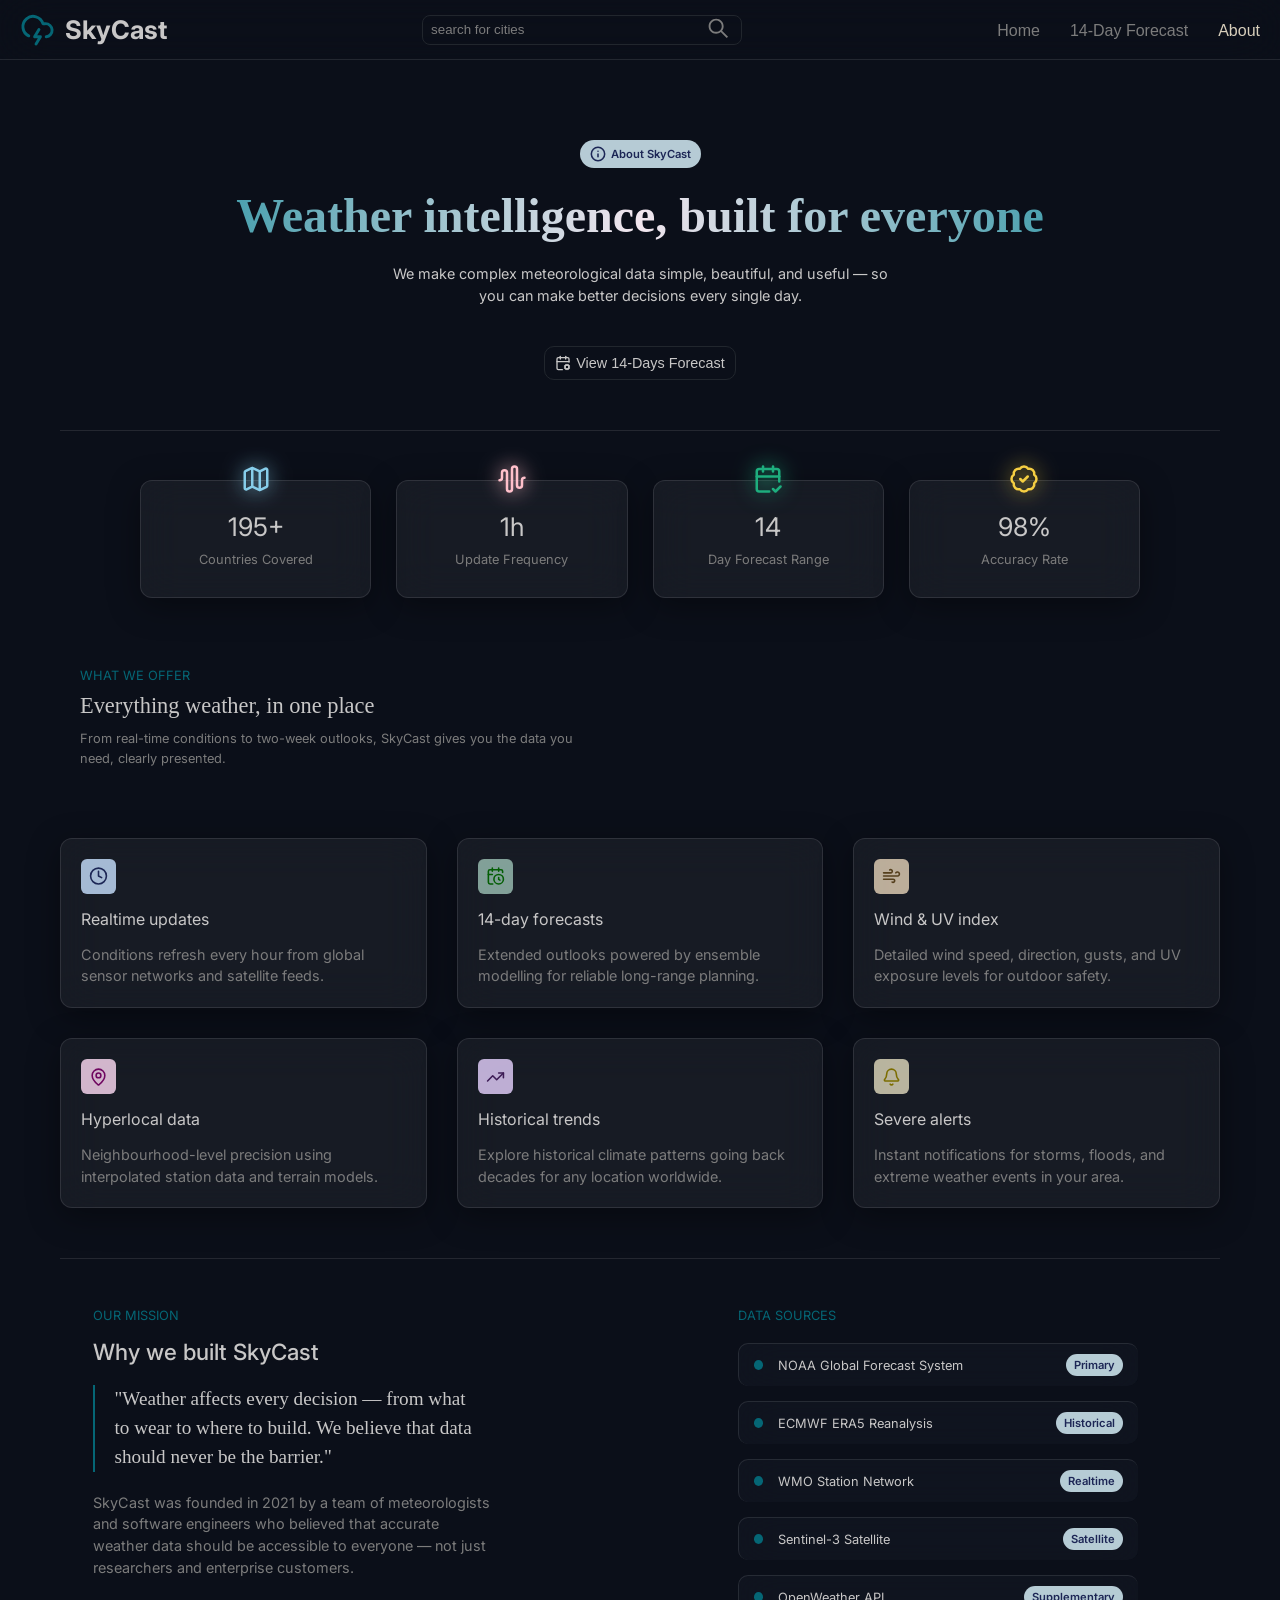
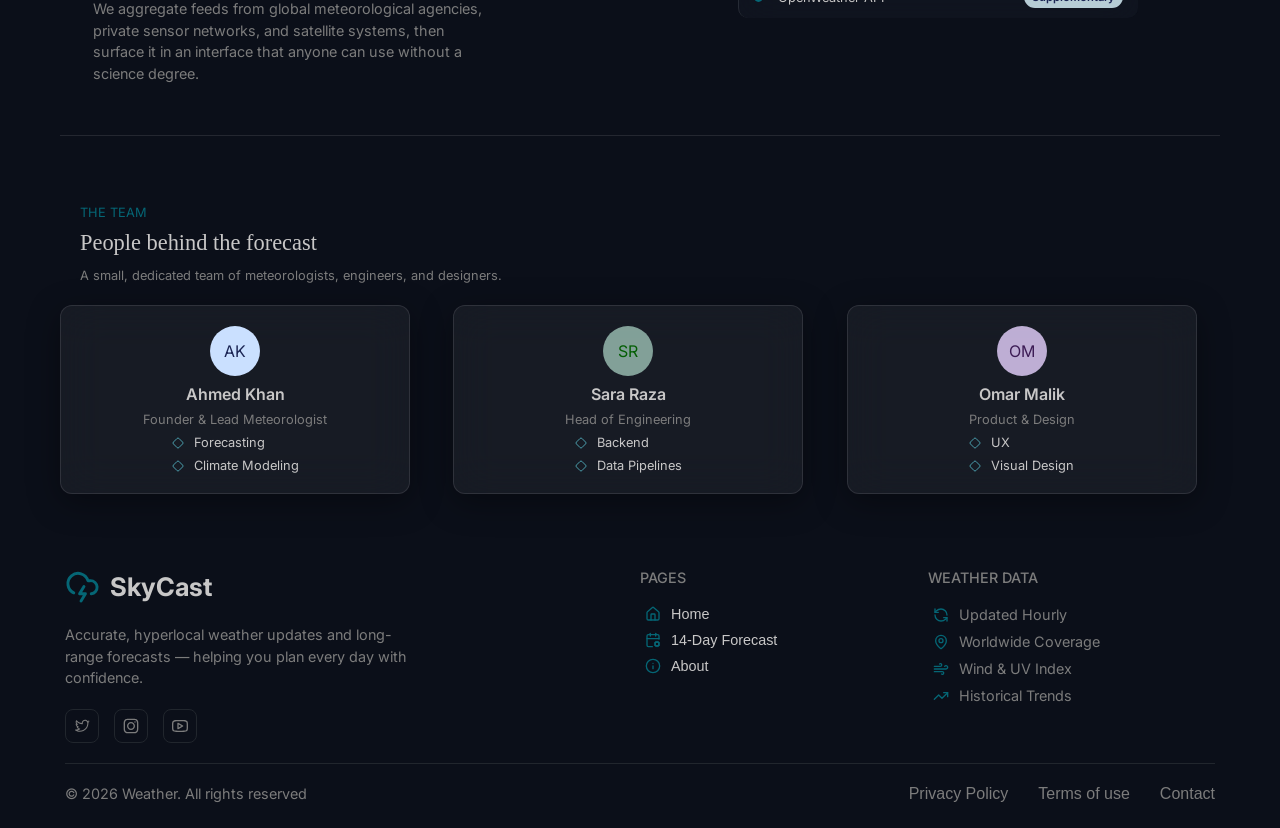
<file: about.html>
<!DOCTYPE html>
<html lang="en">
<head>
    <meta charset="UTF-8">
    <meta name="viewport" content="width=device-width, initial-scale=1.0">
    <title>About - SkyCast</title>
    <link rel="stylesheet" href="styles.css">
    <link rel="shortcut icon" href="./images/brand-logo.png" type="image/x-icon">
</head>
<body data-page="about">
    <header class="navbar">
        <nav class="nav">
            <div class="logoDiv"><svg xmlns="http://www.w3.org/2000/svg" width="24" height="24" viewBox="0 0 24 24" fill="none" stroke="currentColor" stroke-width="2" stroke-linecap="round" stroke-linejoin="round" class="lucide lucide-cloud-lightning-icon lucide-cloud-lightning"><path d="M6 16.326A7 7 0 1 1 15.71 8h1.79a4.5 4.5 0 0 1 .5 8.973"/><path d="m13 12-3 5h4l-3 5"/></svg><h1 class="logo">SkyCast</h1></div>
            <div class="search-section">
                <input class="input" type="text" placeholder="search for cities">
                <button type="submit" class="searchBtn"><svg viewBox="0 0 24 24" fill="none" xmlns="http://www.w3.org/2000/svg"><g id="SVGRepo_bgCarrier" stroke-width="0"></g><g id="SVGRepo_tracerCarrier" stroke-linecap="round" stroke-linejoin="round"></g><g id="SVGRepo_iconCarrier"> <path fill-rule="evenodd" clip-rule="evenodd" d="M15 10.5C15 12.9853 12.9853 15 10.5 15C8.01472 15 6 12.9853 6 10.5C6 8.01472 8.01472 6 10.5 6C12.9853 6 15 8.01472 15 10.5ZM14.1793 15.2399C13.1632 16.0297 11.8865 16.5 10.5 16.5C7.18629 16.5 4.5 13.8137 4.5 10.5C4.5 7.18629 7.18629 4.5 10.5 4.5C13.8137 4.5 16.5 7.18629 16.5 10.5C16.5 11.8865 16.0297 13.1632 15.2399 14.1792L20.0304 18.9697L18.9697 20.0303L14.1793 15.2399Z" fill="currentColor"></path> </g></svg></button>
            </div>
            <div class="rightHeaderDiv">
                <div class="navLinks">
                    <ul>
                        <li><a href="../index.html" data-page="home" class="navLink">Home</a></li>
                        <li><a href="../forecast.html" data-page="forecast" class="navLink">14-Day Forecast</a></li>
                        <li><a href="../about.html" data-page="about" class="navLink">About</a></li>
                    </ul>
                </div>
                <button class="hamburger">
                    <svg viewBox="0 -0.5 25 25" fill="none" xmlns="http://www.w3.org/2000/svg"><g id="SVGRepo_bgCarrier" stroke-width="0"></g><g id="SVGRepo_tracerCarrier" stroke-linecap="round" stroke-linejoin="round"></g><g id="SVGRepo_iconCarrier"> <path d="M5.5 11.75C5.08579 11.75 4.75 12.0858 4.75 12.5C4.75 12.9142 5.08579 13.25 5.5 13.25V11.75ZM19.5 13.25C19.9142 13.25 20.25 12.9142 20.25 12.5C20.25 12.0858 19.9142 11.75 19.5 11.75V13.25ZM5.5 7.75C5.08579 7.75 4.75 8.08579 4.75 8.5C4.75 8.91421 5.08579 9.25 5.5 9.25V7.75ZM14.833 9.25C15.2472 9.25 15.583 8.91421 15.583 8.5C15.583 8.08579 15.2472 7.75 14.833 7.75V9.25ZM5.5 15.75C5.08579 15.75 4.75 16.0858 4.75 16.5C4.75 16.9142 5.08579 17.25 5.5 17.25V15.75ZM14.833 17.25C15.2472 17.25 15.583 16.9142 15.583 16.5C15.583 16.0858 15.2472 15.75 14.833 15.75V17.25ZM5.5 13.25H19.5V11.75H5.5V13.25ZM5.5 9.25H14.833V7.75H5.5V9.25ZM5.5 17.25H14.833V15.75H5.5V17.25Z" fill="currentColor"></path> </g></svg>
                </button>
            </div>
        </nav>
    </header>
    <div class="container about-container">
        <div class="toggleContainer"></div>
        <section class="section">
            <div id="hero-section">
                <div class="section-badge"><svg xmlns="http://www.w3.org/2000/svg" width="24" height="24" viewBox="0 0 24 24" fill="none" stroke="currentColor" stroke-width="2.3" stroke-linecap="round" stroke-linejoin="round" class="lucide lucide-info-icon lucide-info"><circle cx="12" cy="12" r="10"/><path d="M12 16v-4"/><path d="M12 8h.01"/></svg> About SkyCast</div>
                <h1 id="hero-title">Weather intelligence, built for everyone</h1>
                <p id="hero-desc">We make complex meteorological data simple, beautiful, and useful — so you can make better decisions every single day.</p>
                <a id="hero-btn" href="./forecast.html"><svg xmlns="http://www.w3.org/2000/svg" width="24" height="24" viewBox="0 0 24 24" fill="none" stroke="currentColor" stroke-width="2" stroke-linecap="round" stroke-linejoin="round" class="lucide lucide-calendar-cog-icon lucide-calendar-cog"><path d="m15.228 16.852-.923-.383"/><path d="m15.228 19.148-.923.383"/><path d="M16 2v4"/><path d="m16.47 14.305.382.923"/><path d="m16.852 20.772-.383.924"/><path d="m19.148 15.228.383-.923"/><path d="m19.53 21.696-.382-.924"/><path d="m20.772 16.852.924-.383"/><path d="m20.772 19.148.924.383"/><path d="M21 10.592V6a2 2 0 0 0-2-2H5a2 2 0 0 0-2 2v14a2 2 0 0 0 2 2h6"/><path d="M3 10h18"/><path d="M8 2v4"/><circle cx="18" cy="18" r="3"/></svg> View 14-Days Forecast</a>
            </div>
        </section>

        <div class="about-divider"></div>
        
        <section class="section">
            <div id="stat-container">
                <div class="statCard card-style">
                    <span class="stat-icon statIcon1"><svg xmlns="http://www.w3.org/2000/svg" width="24" height="24" viewBox="0 0 24 24" fill="none" stroke="currentColor" stroke-width="2" stroke-linecap="round" stroke-linejoin="round" class="lucide lucide-map-icon lucide-map"><path d="M14.106 5.553a2 2 0 0 0 1.788 0l3.659-1.83A1 1 0 0 1 21 4.619v12.764a1 1 0 0 1-.553.894l-4.553 2.277a2 2 0 0 1-1.788 0l-4.212-2.106a2 2 0 0 0-1.788 0l-3.659 1.83A1 1 0 0 1 3 19.381V6.618a1 1 0 0 1 .553-.894l4.553-2.277a2 2 0 0 1 1.788 0z"/><path d="M15 5.764v15"/><path d="M9 3.236v15"/></svg></span>
                    <span class="stat-num">195+</span>
                    <span class="stat-lbl">Countries Covered</span>
                </div>
                <div class="statCard card-style">
                    <span class="stat-icon statIcon2"><svg xmlns="http://www.w3.org/2000/svg" width="24" height="24" viewBox="0 0 24 24" fill="none" stroke="currentColor" stroke-width="2" stroke-linecap="round" stroke-linejoin="round" class="lucide lucide-audio-waveform-icon lucide-audio-waveform"><path d="M2 13a2 2 0 0 0 2-2V7a2 2 0 0 1 4 0v13a2 2 0 0 0 4 0V4a2 2 0 0 1 4 0v13a2 2 0 0 0 4 0v-4a2 2 0 0 1 2-2"/></svg></span>
                    <span class="stat-num">1h</span>
                    <span class="stat-lbl">Update Frequency</span>
                </div>
                <div class="statCard card-style">
                    <span class="stat-icon statIcon3"><svg xmlns="http://www.w3.org/2000/svg" width="24" height="24" viewBox="0 0 24 24" fill="none" stroke="currentColor" stroke-width="2" stroke-linecap="round" stroke-linejoin="round" class="lucide lucide-calendar-check2-icon lucide-calendar-check-2"><path d="M8 2v4"/><path d="M16 2v4"/><path d="M21 14V6a2 2 0 0 0-2-2H5a2 2 0 0 0-2 2v14a2 2 0 0 0 2 2h8"/><path d="M3 10h18"/><path d="m16 20 2 2 4-4"/></svg></span>
                    <span class="stat-num">14</span>
                    <span class="stat-lbl">Day Forecast Range</span>
                </div>
                <div class="statCard card-style">
                    <span class="stat-icon statIcon4"><svg xmlns="http://www.w3.org/2000/svg" width="24" height="24" viewBox="0 0 24 24" fill="none" stroke="currentColor" stroke-width="2" stroke-linecap="round" stroke-linejoin="round" class="lucide lucide-badge-check-icon lucide-badge-check"><path d="M3.85 8.62a4 4 0 0 1 4.78-4.77 4 4 0 0 1 6.74 0 4 4 0 0 1 4.78 4.78 4 4 0 0 1 0 6.74 4 4 0 0 1-4.77 4.78 4 4 0 0 1-6.75 0 4 4 0 0 1-4.78-4.77 4 4 0 0 1 0-6.76Z"/><path d="m9 12 2 2 4-4"/></svg></span>
                    <span class="stat-num">98%</span>
                    <span class="stat-lbl">Accuracy Rate</span>
                </div>
            </div>

            <div id="offer-container" class="section-content">
                <p id="offer-label" class="section-label">WHAT WE OFFER</p>
                <p id="offer-title" class="section-title">Everything weather, in one place</p>
                <p id="offer-desc" class="section-sub">From real-time conditions to two-week outlooks, SkyCast gives you the data you need, clearly presented.</p>
            </div>

            <div id="features-grid">
                <div class="featCard card-style featCard1">
                    <div class="feat-icon"><svg xmlns="http://www.w3.org/2000/svg" width="24" height="24" viewBox="0 0 24 24" fill="none" stroke="currentColor" stroke-width="2" stroke-linecap="round" stroke-linejoin="round" class="lucide lucide-clock4-icon lucide-clock-4"><circle cx="12" cy="12" r="10"/><path d="M12 6v6l4 2"/></svg></div>
                    <div class="feat-title">Realtime updates</div>
                    <div class="feat-desc">Conditions refresh every hour from global sensor networks and satellite feeds.</div>
                </div>
                <div class="featCard card-style featCard2">
                    <div class="feat-icon"><svg xmlns="http://www.w3.org/2000/svg" width="24" height="24" viewBox="0 0 24 24" fill="none" stroke="currentColor" stroke-width="2" stroke-linecap="round" stroke-linejoin="round" class="lucide lucide-calendar-clock-icon lucide-calendar-clock"><path d="M16 14v2.2l1.6 1"/><path d="M16 2v4"/><path d="M21 7.5V6a2 2 0 0 0-2-2H5a2 2 0 0 0-2 2v14a2 2 0 0 0 2 2h3.5"/><path d="M3 10h5"/><path d="M8 2v4"/><circle cx="16" cy="16" r="6"/></svg></div>
                    <div class="feat-title">14-day forecasts</div>
                    <div class="feat-desc">Extended outlooks powered by ensemble modelling for reliable long-range planning.</div>
                </div>
                <div class="featCard card-style featCard3">
                    <div class="feat-icon"><svg xmlns="http://www.w3.org/2000/svg" width="24" height="24" viewBox="0 0 24 24" fill="none" stroke="currentColor" stroke-width="2" stroke-linecap="round" stroke-linejoin="round" class="lucide lucide-wind-icon lucide-wind"><path d="M12.8 19.6A2 2 0 1 0 14 16H2"/><path d="M17.5 8a2.5 2.5 0 1 1 2 4H2"/><path d="M9.8 4.4A2 2 0 1 1 11 8H2"/></svg></div>
                    <div class="feat-title">Wind & UV index</div>
                    <div class="feat-desc">Detailed wind speed, direction, gusts, and UV exposure levels for outdoor safety.</div>
                </div>
                <div class="featCard card-style featCard4">
                    <div class="feat-icon"><svg xmlns="http://www.w3.org/2000/svg" width="24" height="24" viewBox="0 0 24 24" fill="none" stroke="currentColor" stroke-width="2" stroke-linecap="round" stroke-linejoin="round" class="lucide lucide-map-pin-icon lucide-map-pin"><path d="M20 10c0 4.993-5.539 10.193-7.399 11.799a1 1 0 0 1-1.202 0C9.539 20.193 4 14.993 4 10a8 8 0 0 1 16 0"/><circle cx="12" cy="10" r="3"/></svg></div>
                    <div class="feat-title">Hyperlocal data</div>
                    <div class="feat-desc">Neighbourhood-level precision using interpolated station data and terrain models.</div>
                </div>
                <div class="featCard card-style featCard5">
                    <div class="feat-icon"><svg xmlns="http://www.w3.org/2000/svg" width="24" height="24" viewBox="0 0 24 24" fill="none" stroke="currentColor" stroke-width="2" stroke-linecap="round" stroke-linejoin="round" class="lucide lucide-trending-up-icon lucide-trending-up"><path d="M16 7h6v6"/><path d="m22 7-8.5 8.5-5-5L2 17"/></svg></div>
                    <div class="feat-title">Historical trends</div>
                    <div class="feat-desc">Explore historical climate patterns going back decades for any location worldwide.</div>
                </div>
                <div class="featCard card-style featCard6">
                    <div class="feat-icon"><svg xmlns="http://www.w3.org/2000/svg" width="24" height="24" viewBox="0 0 24 24" fill="none" stroke="currentColor" stroke-width="2" stroke-linecap="round" stroke-linejoin="round" class="lucide lucide-bell-icon lucide-bell"><path d="M10.268 21a2 2 0 0 0 3.464 0"/><path d="M3.262 15.326A1 1 0 0 0 4 17h16a1 1 0 0 0 .74-1.673C19.41 13.956 18 12.499 18 8A6 6 0 0 0 6 8c0 4.499-1.411 5.956-2.738 7.326"/></svg></div>
                    <div class="feat-title">Severe alerts</div>
                    <div class="feat-desc">Instant notifications for storms, floods, and extreme weather events in your area.</div>
                </div>
            </div>
        </section>

        <div class="about-divider"></div>

        <section class="section">
            <div id="mision-wrap">
                <div id="our-mission" class="grid">
                    <p class="section-label">OUR MISSION</p>
                    <div class="mission-title">Why we built SkyCast</div>
                    <div class="mission-quote">
                        "Weather affects every decision — from what to wear to where to build. We believe that data should never be the barrier."
                    </div>
                    <div class="mission-body">
                        <p>SkyCast was founded in 2021 by a team of meteorologists and software engineers who believed that accurate weather data should be accessible to everyone — not just researchers and enterprise customers.</p>
                        <p>We aggregate feeds from global meteorological agencies, private sensor networks, and satellite systems, then surface it in an interface that anyone can use without a science degree.</p>
                    </div>
                </div>
                <div id="sources" class="grid">
                    <p class="section-label">DATA SOURCES</p>
                    <div id="data-sources">
                        <div class="source-item glass-card">
                            <span class="disc"></span>
                            <div class="source-data">
                                <span>NOAA Global Forecast System</span> 
                                <span class="section-badge">Primary</span>
                            </div>
                        </div>
                        <div class="source-item glass-card">
                            <span class="disc"></span>
                            <div class="source-data">
                                <span>ECMWF ERA5 Reanalysis</span> 
                                <span class="section-badge">Historical</span>
                            </div>
                        </div>
                        <div class="source-item glass-card">
                            <span class="disc"></span>
                            <div class="source-data">
                                <span>WMO Station Network</span> 
                                <span class="section-badge">Realtime</span>
                            </div>         
                        </div>
                        <div class="source-item glass-card">
                            <span class="disc"></span>
                            <div class="source-data">
                                <span>Sentinel-3 Satellite</span> 
                                <span class="section-badge">Satellite</span>
                            </div>    
                        </div>
                        <div class="source-item glass-card">
                            <span class="disc"></span>
                            <div class="source-data">
                                <span>OpenWeather API</span> 
                                <span class="section-badge">Supplementary</span>
                            </div>    
                        </div>
                    </div>
                </div>
            </div>
        </section>

        <div class="about-divider"></div>

        <section class="section">

            <div class="section-content">
                <p class="section-label">THE TEAM</p>
                <p class="section-title">People behind the forecast</p>
                <p class="section-sub">A small, dedicated team of meteorologists, engineers, and designers.</p>
            </div>

            <div id="team-grid">
                <div class="teamCard card-style">
                    <div class="team-icon teamIcon1">AK</div>
                    <div class="team-title">Ahmed Khan</div>
                    <div class="team-desc">Founder & Lead Meteorologist</div>
                    <div class="team-contrib">
                        <div class="contribution"><svg xmlns="http://www.w3.org/2000/svg" width="24" height="24" viewBox="0 0 24 24" fill="none" stroke="currentColor" stroke-width="2" stroke-linecap="round" stroke-linejoin="round" class="lucide lucide-diamond-icon lucide-diamond"><path d="M2.7 10.3a2.41 2.41 0 0 0 0 3.41l7.59 7.59a2.41 2.41 0 0 0 3.41 0l7.59-7.59a2.41 2.41 0 0 0 0-3.41l-7.59-7.59a2.41 2.41 0 0 0-3.41 0Z"/></svg> Forecasting</div>
                        <div class="contribution"><svg xmlns="http://www.w3.org/2000/svg" width="24" height="24" viewBox="0 0 24 24" fill="none" stroke="currentColor" stroke-width="2" stroke-linecap="round" stroke-linejoin="round" class="lucide lucide-diamond-icon lucide-diamond"><path d="M2.7 10.3a2.41 2.41 0 0 0 0 3.41l7.59 7.59a2.41 2.41 0 0 0 3.41 0l7.59-7.59a2.41 2.41 0 0 0 0-3.41l-7.59-7.59a2.41 2.41 0 0 0-3.41 0Z"/></svg> Climate Modeling</div>
                    </div>
                </div>
                <div class="teamCard card-style">
                    <div class="team-icon teamIcon2">SR</div>
                    <div class="team-title">Sara Raza</div>
                    <div class="team-desc">Head of Engineering</div>
                    <div class="team-contrib">
                        <div class="contribution"><svg xmlns="http://www.w3.org/2000/svg" width="24" height="24" viewBox="0 0 24 24" fill="none" stroke="currentColor" stroke-width="2" stroke-linecap="round" stroke-linejoin="round" class="lucide lucide-diamond-icon lucide-diamond"><path d="M2.7 10.3a2.41 2.41 0 0 0 0 3.41l7.59 7.59a2.41 2.41 0 0 0 3.41 0l7.59-7.59a2.41 2.41 0 0 0 0-3.41l-7.59-7.59a2.41 2.41 0 0 0-3.41 0Z"/></svg> Backend</div>
                        <div class="contribution"><svg xmlns="http://www.w3.org/2000/svg" width="24" height="24" viewBox="0 0 24 24" fill="none" stroke="currentColor" stroke-width="2" stroke-linecap="round" stroke-linejoin="round" class="lucide lucide-diamond-icon lucide-diamond"><path d="M2.7 10.3a2.41 2.41 0 0 0 0 3.41l7.59 7.59a2.41 2.41 0 0 0 3.41 0l7.59-7.59a2.41 2.41 0 0 0 0-3.41l-7.59-7.59a2.41 2.41 0 0 0-3.41 0Z"/></svg> Data Pipelines</div>
                    </div>
                </div>
                <div class="teamCard card-style">
                    <div class="team-icon teamIcon3">OM</div>
                    <div class="team-title">Omar Malik</div>
                    <div class="team-desc">Product & Design</div>
                    <div class="team-contrib">
                        <div class="contribution"><svg xmlns="http://www.w3.org/2000/svg" width="24" height="24" viewBox="0 0 24 24" fill="none" stroke="currentColor" stroke-width="2" stroke-linecap="round" stroke-linejoin="round" class="lucide lucide-diamond-icon lucide-diamond"><path d="M2.7 10.3a2.41 2.41 0 0 0 0 3.41l7.59 7.59a2.41 2.41 0 0 0 3.41 0l7.59-7.59a2.41 2.41 0 0 0 0-3.41l-7.59-7.59a2.41 2.41 0 0 0-3.41 0Z"/></svg> UX</div>
                        <div class="contribution"><svg xmlns="http://www.w3.org/2000/svg" width="24" height="24" viewBox="0 0 24 24" fill="none" stroke="currentColor" stroke-width="2" stroke-linecap="round" stroke-linejoin="round" class="lucide lucide-diamond-icon lucide-diamond"><path d="M2.7 10.3a2.41 2.41 0 0 0 0 3.41l7.59 7.59a2.41 2.41 0 0 0 3.41 0l7.59-7.59a2.41 2.41 0 0 0 0-3.41l-7.59-7.59a2.41 2.41 0 0 0-3.41 0Z"/></svg> Visual Design</div>
                    </div>
                </div>
            </div>
        </section>

    </div>
    <footer class="footer">
        <div class="footerContainer">
            <div class="upperFooterDiv">
                <div class="col-1 col">
                    <div class="logoDiv">
                        <svg xmlns="http://www.w3.org/2000/svg" width="24" height="24" viewBox="0 0 24 24" fill="none" stroke="currentColor" stroke-width="2" stroke-linecap="round" stroke-linejoin="round" class="lucide lucide-cloud-lightning-icon lucide-cloud-lightning"><path d="M6 16.326A7 7 0 1 1 15.71 8h1.79a4.5 4.5 0 0 1 .5 8.973"/><path d="m13 12-3 5h4l-3 5"/></svg>
                        <h1 class="logo">SkyCast</h1>
                    </div>
                    <div class="footerDesc">
                        <p class="webDesc">Accurate, hyperlocal weather updates and long-range forecasts — helping you plan every day with confidence.</p>
                    </div>
                    <div class="socialLinks">
                        <a href="#" class="social-link">
                            <svg viewBox="0 0 15 15" fill="none" xmlns="http://www.w3.org/2000/svg"><g id="SVGRepo_bgCarrier" stroke-width="0"></g><g id="SVGRepo_tracerCarrier" stroke-linecap="round" stroke-linejoin="round"></g><g id="SVGRepo_iconCarrier"> <path fill-rule="evenodd" clip-rule="evenodd" d="M7.23336 4.69629C7.23336 2.96884 8.63335 1.56857 10.36 1.56857C11.3736 1.56857 12.183 2.04804 12.7254 2.74385C13.3079 2.62467 13.8557 2.40913 14.3513 2.11508C14.1559 2.72598 13.7424 3.2396 13.2033 3.56463C13.2038 3.56568 13.2042 3.56674 13.2047 3.56779C13.7334 3.50361 14.2364 3.36302 14.7048 3.15546L14.7037 3.15715C14.3667 3.66183 13.9431 4.10736 13.4561 4.47034C13.4823 4.64672 13.4956 4.82427 13.4956 5.00079C13.4956 8.6871 10.6873 12.9746 5.52122 12.9746C3.93906 12.9746 2.46544 12.511 1.22505 11.7152C0.992632 11.5661 0.925108 11.2568 1.07423 11.0244C1.0874 11.0038 1.10183 10.9846 1.11734 10.9666C1.20582 10.8202 1.37438 10.7309 1.5554 10.7522C2.47066 10.8601 3.38568 10.7485 4.19219 10.3962C3.39226 10.0434 2.77129 9.35975 2.50204 8.51974C2.45359 8.3686 2.48835 8.20311 2.59351 8.08422C2.59716 8.0801 2.60087 8.07606 2.60464 8.0721C1.96391 7.50819 1.55973 6.68208 1.55973 5.76143V5.72759C1.55973 5.56814 1.64411 5.42059 1.78155 5.33974C1.82671 5.31317 1.87537 5.29511 1.92532 5.28558C1.70549 4.86154 1.58116 4.37984 1.58116 3.86958C1.58116 3.40165 1.58384 2.81192 1.91332 2.28081C1.98718 2.16175 2.10758 2.08915 2.2364 2.07195C2.42588 2.01237 2.64087 2.06969 2.77406 2.23302C3.86536 3.57126 5.44066 4.49583 7.23366 4.73961L7.23336 4.69629ZM5.52122 11.9746C4.73387 11.9746 3.97781 11.8435 3.27248 11.6023C4.13012 11.4538 4.95307 11.1159 5.66218 10.5602C5.81211 10.4427 5.87182 10.2435 5.81126 10.0629C5.7507 9.88234 5.583 9.75943 5.39255 9.75607C4.68968 9.74366 4.06712 9.39716 3.67793 8.86845C3.86828 8.85306 4.05428 8.82039 4.23445 8.77167C4.43603 8.71716 4.57363 8.53114 4.56674 8.32243C4.55985 8.11372 4.41029 7.93718 4.20555 7.89607C3.42694 7.73977 2.79883 7.16764 2.56169 6.42174C2.76255 6.47025 2.97102 6.4991 3.18482 6.5061C3.38563 6.51267 3.56646 6.38533 3.62795 6.19405C3.68943 6.00277 3.61666 5.79391 3.44963 5.68224C2.86523 5.29155 2.48116 4.62464 2.48116 3.86958C2.48116 3.70213 2.48352 3.55268 2.49355 3.41719C3.85115 4.79913 5.70873 5.68931 7.77588 5.79338C7.93225 5.80126 8.08328 5.73543 8.18395 5.61553C8.28463 5.49562 8.32332 5.33548 8.28851 5.18284C8.25255 5.02517 8.23336 4.86284 8.23336 4.69629C8.23336 3.52085 9.18591 2.56857 10.36 2.56857C11.5943 2.56857 12.4956 3.71208 12.4956 5.00079C12.4956 8.25709 10.0202 11.9746 5.52122 11.9746Z" fill="currentColor"></path> </g></svg>
                        </a>
                        <a href="#" class="social-link">
                            <svg viewBox="0 0 24 24" fill="none" xmlns="http://www.w3.org/2000/svg"><g id="SVGRepo_bgCarrier" stroke-width="0"></g><g id="SVGRepo_tracerCarrier" stroke-linecap="round" stroke-linejoin="round"></g><g id="SVGRepo_iconCarrier"> <path fill-rule="evenodd" clip-rule="evenodd" d="M12 18C15.3137 18 18 15.3137 18 12C18 8.68629 15.3137 6 12 6C8.68629 6 6 8.68629 6 12C6 15.3137 8.68629 18 12 18ZM12 16C14.2091 16 16 14.2091 16 12C16 9.79086 14.2091 8 12 8C9.79086 8 8 9.79086 8 12C8 14.2091 9.79086 16 12 16Z" fill="currentColor"></path> <path d="M18 5C17.4477 5 17 5.44772 17 6C17 6.55228 17.4477 7 18 7C18.5523 7 19 6.55228 19 6C19 5.44772 18.5523 5 18 5Z" fill="currentColor"></path> <path fill-rule="evenodd" clip-rule="evenodd" d="M1.65396 4.27606C1 5.55953 1 7.23969 1 10.6V13.4C1 16.7603 1 18.4405 1.65396 19.7239C2.2292 20.8529 3.14708 21.7708 4.27606 22.346C5.55953 23 7.23969 23 10.6 23H13.4C16.7603 23 18.4405 23 19.7239 22.346C20.8529 21.7708 21.7708 20.8529 22.346 19.7239C23 18.4405 23 16.7603 23 13.4V10.6C23 7.23969 23 5.55953 22.346 4.27606C21.7708 3.14708 20.8529 2.2292 19.7239 1.65396C18.4405 1 16.7603 1 13.4 1H10.6C7.23969 1 5.55953 1 4.27606 1.65396C3.14708 2.2292 2.2292 3.14708 1.65396 4.27606ZM13.4 3H10.6C8.88684 3 7.72225 3.00156 6.82208 3.0751C5.94524 3.14674 5.49684 3.27659 5.18404 3.43597C4.43139 3.81947 3.81947 4.43139 3.43597 5.18404C3.27659 5.49684 3.14674 5.94524 3.0751 6.82208C3.00156 7.72225 3 8.88684 3 10.6V13.4C3 15.1132 3.00156 16.2777 3.0751 17.1779C3.14674 18.0548 3.27659 18.5032 3.43597 18.816C3.81947 19.5686 4.43139 20.1805 5.18404 20.564C5.49684 20.7234 5.94524 20.8533 6.82208 20.9249C7.72225 20.9984 8.88684 21 10.6 21H13.4C15.1132 21 16.2777 20.9984 17.1779 20.9249C18.0548 20.8533 18.5032 20.7234 18.816 20.564C19.5686 20.1805 20.1805 19.5686 20.564 18.816C20.7234 18.5032 20.8533 18.0548 20.9249 17.1779C20.9984 16.2777 21 15.1132 21 13.4V10.6C21 8.88684 20.9984 7.72225 20.9249 6.82208C20.8533 5.94524 20.7234 5.49684 20.564 5.18404C20.1805 4.43139 19.5686 3.81947 18.816 3.43597C18.5032 3.27659 18.0548 3.14674 17.1779 3.0751C16.2777 3.00156 15.1132 3 13.4 3Z" fill="currentColor"></path> </g></svg>
                        </a>
                        <a href="#" class="social-link">
                            <svg viewBox="0 0 24 24" fill="none" xmlns="http://www.w3.org/2000/svg"><g id="SVGRepo_bgCarrier" stroke-width="0"></g><g id="SVGRepo_tracerCarrier" stroke-linecap="round" stroke-linejoin="round"></g><g id="SVGRepo_iconCarrier"> <path fill-rule="evenodd" clip-rule="evenodd" d="M9.49614 7.13176C9.18664 6.9549 8.80639 6.95617 8.49807 7.13509C8.18976 7.31401 8 7.64353 8 8V16C8 16.3565 8.18976 16.686 8.49807 16.8649C8.80639 17.0438 9.18664 17.0451 9.49614 16.8682L16.4961 12.8682C16.8077 12.6902 17 12.3589 17 12C17 11.6411 16.8077 11.3098 16.4961 11.1318L9.49614 7.13176ZM13.9844 12L10 14.2768V9.72318L13.9844 12Z" fill="currentColor"></path> <path fill-rule="evenodd" clip-rule="evenodd" d="M0 12C0 8.25027 0 6.3754 0.954915 5.06107C1.26331 4.6366 1.6366 4.26331 2.06107 3.95491C3.3754 3 5.25027 3 9 3H15C18.7497 3 20.6246 3 21.9389 3.95491C22.3634 4.26331 22.7367 4.6366 23.0451 5.06107C24 6.3754 24 8.25027 24 12C24 15.7497 24 17.6246 23.0451 18.9389C22.7367 19.3634 22.3634 19.7367 21.9389 20.0451C20.6246 21 18.7497 21 15 21H9C5.25027 21 3.3754 21 2.06107 20.0451C1.6366 19.7367 1.26331 19.3634 0.954915 18.9389C0 17.6246 0 15.7497 0 12ZM9 5H15C16.9194 5 18.1983 5.00275 19.1673 5.10773C20.0989 5.20866 20.504 5.38448 20.7634 5.57295C21.018 5.75799 21.242 5.98196 21.4271 6.23664C21.6155 6.49605 21.7913 6.90113 21.8923 7.83269C21.9973 8.80167 22 10.0806 22 12C22 13.9194 21.9973 15.1983 21.8923 16.1673C21.7913 17.0989 21.6155 17.504 21.4271 17.7634C21.242 18.018 21.018 18.242 20.7634 18.4271C20.504 18.6155 20.0989 18.7913 19.1673 18.8923C18.1983 18.9973 16.9194 19 15 19H9C7.08058 19 5.80167 18.9973 4.83269 18.8923C3.90113 18.7913 3.49605 18.6155 3.23664 18.4271C2.98196 18.242 2.75799 18.018 2.57295 17.7634C2.38448 17.504 2.20866 17.0989 2.10773 16.1673C2.00275 15.1983 2 13.9194 2 12C2 10.0806 2.00275 8.80167 2.10773 7.83269C2.20866 6.90113 2.38448 6.49605 2.57295 6.23664C2.75799 5.98196 2.98196 5.75799 3.23664 5.57295C3.49605 5.38448 3.90113 5.20866 4.83269 5.10773C5.80167 5.00275 7.08058 5 9 5Z" fill="currentColor"></path> </g></svg>
                        </a>
                    </div>
                </div>

                <div class="col-2 col">
                    <p class="col-title">PAGES</p>
                    <div class="footerNavLinks">
                        <ul>
                            <li class="footerLi"><a href="../index.html"><svg xmlns="http://www.w3.org/2000/svg" width="24" height="24" viewBox="0 0 24 24" fill="none" stroke="currentColor" stroke-width="2" stroke-linecap="round" stroke-linejoin="round" class="lucide lucide-house-icon lucide-house"><path d="M15 21v-8a1 1 0 0 0-1-1h-4a1 1 0 0 0-1 1v8"/><path d="M3 10a2 2 0 0 1 .709-1.528l7-6a2 2 0 0 1 2.582 0l7 6A2 2 0 0 1 21 10v9a2 2 0 0 1-2 2H5a2 2 0 0 1-2-2z"/></svg> Home</a></li>
                            <li class="footerLi"><a href="../forecast.html"><svg xmlns="http://www.w3.org/2000/svg" width="24" height="24" viewBox="0 0 24 24" fill="none" stroke="currentColor" stroke-width="2" stroke-linecap="round" stroke-linejoin="round" class="lucide lucide-calendar-cog-icon lucide-calendar-cog"><path d="m15.228 16.852-.923-.383"/><path d="m15.228 19.148-.923.383"/><path d="M16 2v4"/><path d="m16.47 14.305.382.923"/><path d="m16.852 20.772-.383.924"/><path d="m19.148 15.228.383-.923"/><path d="m19.53 21.696-.382-.924"/><path d="m20.772 16.852.924-.383"/><path d="m20.772 19.148.924.383"/><path d="M21 10.592V6a2 2 0 0 0-2-2H5a2 2 0 0 0-2 2v14a2 2 0 0 0 2 2h6"/><path d="M3 10h18"/><path d="M8 2v4"/><circle cx="18" cy="18" r="3"/></svg> 14-Day Forecast</a></li>
                            <li class="footerLi"><a href="#"><svg xmlns="http://www.w3.org/2000/svg" width="24" height="24" viewBox="0 0 24 24" fill="none" stroke="currentColor" stroke-width="2" stroke-linecap="round" stroke-linejoin="round" class="lucide lucide-info-icon lucide-info"><circle cx="12" cy="12" r="10"/><path d="M12 16v-4"/><path d="M12 8h.01"/></svg> About</a></li>
                        </ul>
                    </div>
                </div>

                <div class="col-3 col">
                    <p class="col-title">WEATHER DATA</p>
                    <div class="footerNavLinks">
                        <ul class="col-3-lists">
                            <li class="footerLi"><svg xmlns="http://www.w3.org/2000/svg" width="24" height="24" viewBox="0 0 24 24" fill="none" stroke="currentColor" stroke-width="2" stroke-linecap="round" stroke-linejoin="round" class="lucide lucide-refresh-ccw-icon lucide-refresh-ccw"><path d="M21 12a9 9 0 0 0-9-9 9.75 9.75 0 0 0-6.74 2.74L3 8"/><path d="M3 3v5h5"/><path d="M3 12a9 9 0 0 0 9 9 9.75 9.75 0 0 0 6.74-2.74L21 16"/><path d="M16 16h5v5"/></svg> Updated Hourly</li>
                            <li class="footerLi"><svg xmlns="http://www.w3.org/2000/svg" width="24" height="24" viewBox="0 0 24 24" fill="none" stroke="currentColor" stroke-width="2" stroke-linecap="round" stroke-linejoin="round" class="lucide lucide-map-pin-icon lucide-map-pin"><path d="M20 10c0 4.993-5.539 10.193-7.399 11.799a1 1 0 0 1-1.202 0C9.539 20.193 4 14.993 4 10a8 8 0 0 1 16 0"/><circle cx="12" cy="10" r="3"/></svg> Worldwide Coverage</li>
                            <li class="footerLi"><svg xmlns="http://www.w3.org/2000/svg" width="24" height="24" viewBox="0 0 24 24" fill="none" stroke="currentColor" stroke-width="2" stroke-linecap="round" stroke-linejoin="round" class="lucide lucide-wind-icon lucide-wind"><path d="M12.8 19.6A2 2 0 1 0 14 16H2"/><path d="M17.5 8a2.5 2.5 0 1 1 2 4H2"/><path d="M9.8 4.4A2 2 0 1 1 11 8H2"/></svg> Wind & UV Index</li>
                            <li class="footerLi"><svg xmlns="http://www.w3.org/2000/svg" width="24" height="24" viewBox="0 0 24 24" fill="none" stroke="currentColor" stroke-width="2" stroke-linecap="round" stroke-linejoin="round" class="lucide lucide-trending-up-icon lucide-trending-up"><path d="M16 7h6v6"/><path d="m22 7-8.5 8.5-5-5L2 17"/></svg> Historical Trends</li>
                        </ul>
                    </div>
                </div>
            </div>
            <div class="divider"></div>
            <div class="lowerFooterDiv">
                <div class="copyrightNotice">
                    <p class="copyright">© 2026 Weather. All rights reserved</p>
                </div>
                <div class="footerLinks">
                    <ul>
                    <li><a href="#">Privacy Policy</a></li>
                    <li><a href="#">Terms of use</a></li>
                    <li><a href="#">Contact</a></li> 
                    </ul>
                </div>
            </div>
        </div>
    </footer>    
</body>
<script src="script.js"></script>
</html>
</file>
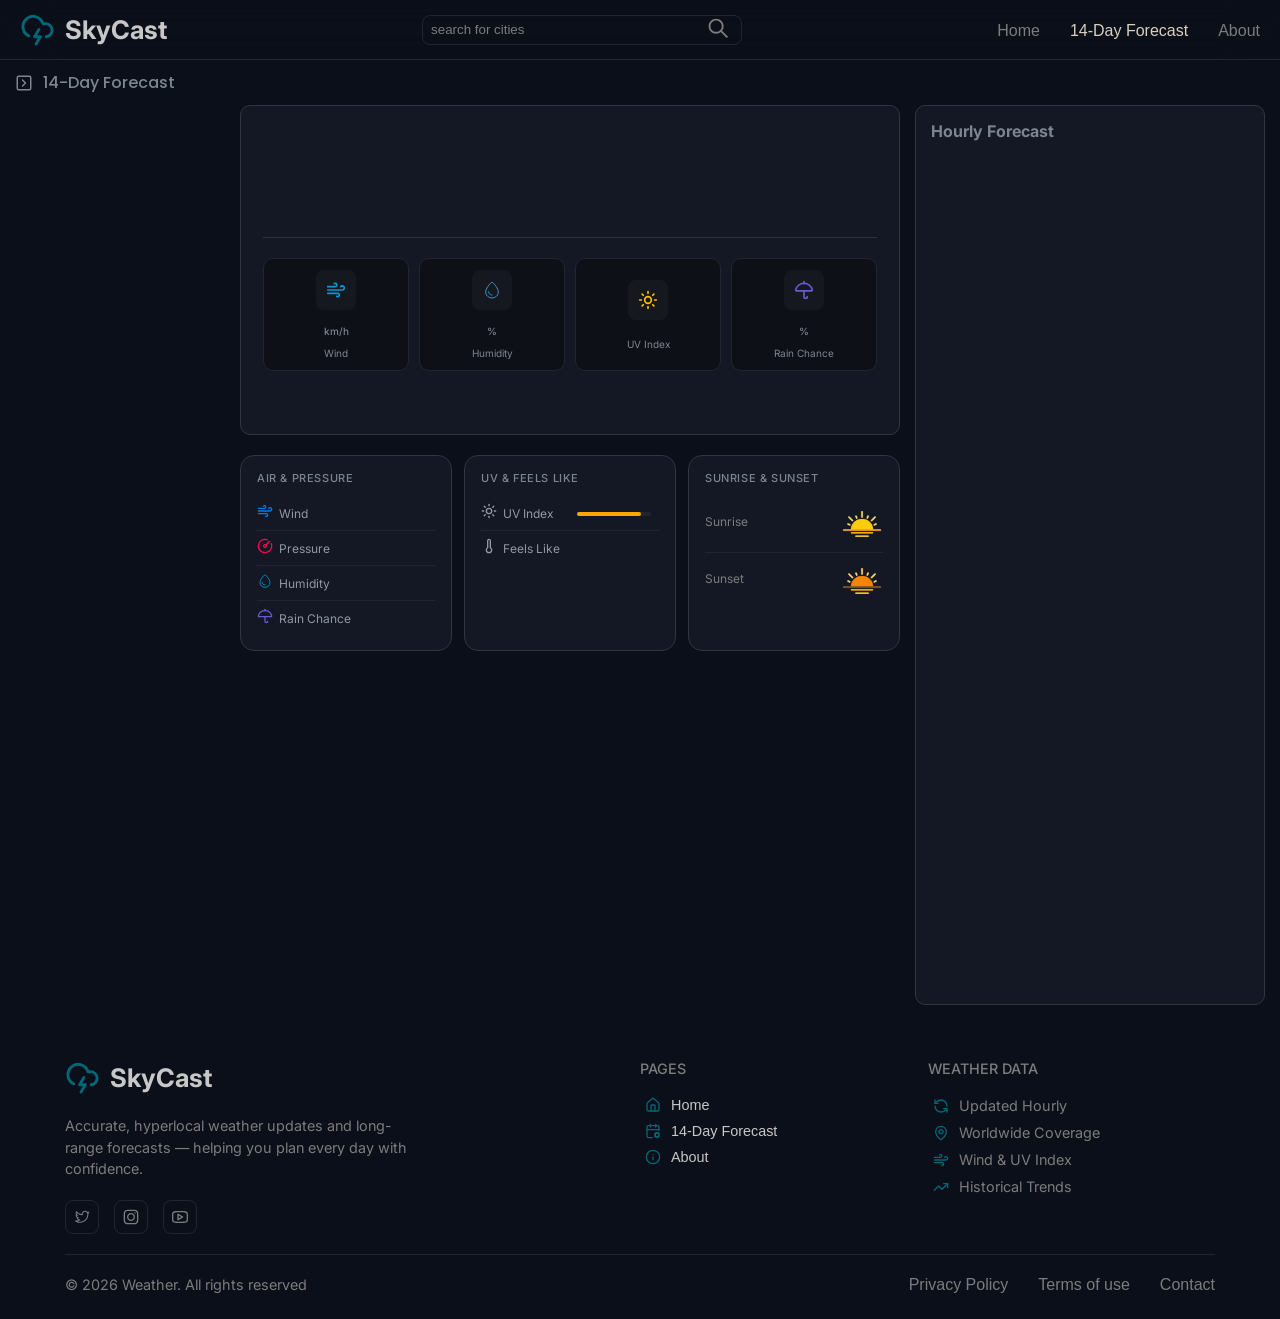
<file: forecast.html>
<!DOCTYPE html>
<html lang="en">
<head>
    <meta charset="UTF-8">
    <meta name="viewport" content="width=device-width, initial-scale=1.0">
    <title>14-Days Forecast - SkyCast</title>
    <link rel="stylesheet" href="styles.css">
    <link rel="shortcut icon" href="./images/brand-logo.png" type="image/x-icon">
</head>
<body data-page="forecast" class="forecast-page">
    <header class="navbar">
        <nav class="nav">
            <div class="logoDiv"><svg xmlns="http://www.w3.org/2000/svg" width="24" height="24" viewBox="0 0 24 24" fill="none" stroke="currentColor" stroke-width="2" stroke-linecap="round" stroke-linejoin="round" class="lucide lucide-cloud-lightning-icon lucide-cloud-lightning"><path d="M6 16.326A7 7 0 1 1 15.71 8h1.79a4.5 4.5 0 0 1 .5 8.973"/><path d="m13 12-3 5h4l-3 5"/></svg><h1 class="logo">SkyCast</h1></div>
            <div class="search-section">
                <input class="input" type="text" placeholder="search for cities">
                <button type="submit" class="searchBtn"><svg viewBox="0 0 24 24" fill="none" xmlns="http://www.w3.org/2000/svg"><g id="SVGRepo_bgCarrier" stroke-width="0"></g><g id="SVGRepo_tracerCarrier" stroke-linecap="round" stroke-linejoin="round"></g><g id="SVGRepo_iconCarrier"> <path fill-rule="evenodd" clip-rule="evenodd" d="M15 10.5C15 12.9853 12.9853 15 10.5 15C8.01472 15 6 12.9853 6 10.5C6 8.01472 8.01472 6 10.5 6C12.9853 6 15 8.01472 15 10.5ZM14.1793 15.2399C13.1632 16.0297 11.8865 16.5 10.5 16.5C7.18629 16.5 4.5 13.8137 4.5 10.5C4.5 7.18629 7.18629 4.5 10.5 4.5C13.8137 4.5 16.5 7.18629 16.5 10.5C16.5 11.8865 16.0297 13.1632 15.2399 14.1792L20.0304 18.9697L18.9697 20.0303L14.1793 15.2399Z" fill="currentColor"></path> </g></svg></button>
            </div>
            <div class="rightHeaderDiv">
                <div class="navLinks">
                    <ul>
                        <li><a href="../index.html" data-page="home" class="navLink">Home</a></li>
                        <li><a href="../forecast.html" data-page="forecast" class="navLink">14-Day Forecast</a></li>
                        <li><a href="../about.html" data-page="about" class="navLink">About</a></li>
                    </ul>
                </div>
                <button class="hamburger">
                    <svg viewBox="0 -0.5 25 25" fill="none" xmlns="http://www.w3.org/2000/svg"><g id="SVGRepo_bgCarrier" stroke-width="0"></g><g id="SVGRepo_tracerCarrier" stroke-linecap="round" stroke-linejoin="round"></g><g id="SVGRepo_iconCarrier"> <path d="M5.5 11.75C5.08579 11.75 4.75 12.0858 4.75 12.5C4.75 12.9142 5.08579 13.25 5.5 13.25V11.75ZM19.5 13.25C19.9142 13.25 20.25 12.9142 20.25 12.5C20.25 12.0858 19.9142 11.75 19.5 11.75V13.25ZM5.5 7.75C5.08579 7.75 4.75 8.08579 4.75 8.5C4.75 8.91421 5.08579 9.25 5.5 9.25V7.75ZM14.833 9.25C15.2472 9.25 15.583 8.91421 15.583 8.5C15.583 8.08579 15.2472 7.75 14.833 7.75V9.25ZM5.5 15.75C5.08579 15.75 4.75 16.0858 4.75 16.5C4.75 16.9142 5.08579 17.25 5.5 17.25V15.75ZM14.833 17.25C15.2472 17.25 15.583 16.9142 15.583 16.5C15.583 16.0858 15.2472 15.75 14.833 15.75V17.25ZM5.5 13.25H19.5V11.75H5.5V13.25ZM5.5 9.25H14.833V7.75H5.5V9.25ZM5.5 17.25H14.833V15.75H5.5V17.25Z" fill="currentColor"></path> </g></svg>
                </button>
            </div>
        </nav>
    </header>
    <div class="container">
        <div id="top-bar">
            <button class="leftCardToggle"><svg xmlns="http://www.w3.org/2000/svg" width="24" height="24" viewBox="0 0 24 24" fill="none" stroke="currentColor" stroke-width="2" stroke-linecap="round" stroke-linejoin="round" class="lucide lucide-square-chevron-right-icon lucide-square-chevron-right"><rect width="18" height="18" x="3" y="3" rx="2"/><path d="m10 8 4 4-4 4"/></svg></button>
            <h3 id="forecastHeading">14-Day Forecast</h3>
        </div>
        <div id="daily-forecast">
            <div class="toggleContainer"></div>
            <section id="days-forecast">
                <div id="cardContainer">
                    <div class="leftCard loader">
                        <div class="timeDetails">
                            <div class="dayName"></div>
                            <div class="day-date"></div>
                        </div>
                        <div class="dayTempDetailWithSvg">
                            <div class="cardSvg"></div>
                            <div class="dayTempDetail"><span class="dayTemp"></span><span class="tempFeelsLike"></span></div>
                        </div>
                    </div>
                </div>
            </section>
            <div id="main-forecast">
                <section id="detailedForecast">
                    <div class="detail-card loader" id="detailCard">
                        <div class="detail-top">
                            <div class="detail-left-info">
                                <div class="detail-day"></div>
                                <div class="detail-full-date"></div>
                                <div class="detail-desc"></div>
                                <div class="detail-hilo"></div>
                                <div class="detail-city"></div>
                            </div>
                            <div class="detail-right-info">
                                <!-- <div class="detail-big-icon"><svg viewBox="0 0 24 24" fill="currentColor" xmlns="http://www.w3.org/2000/svg"><g id="SVGRepo_bgCarrier" stroke-width="0"></g><g id="SVGRepo_tracerCarrier" stroke-linecap="round" stroke-linejoin="round"></g><g id="SVGRepo_iconCarrier"> <path d="M17 12C17 14.7614 14.7614 17 12 17C9.23858 17 7 14.7614 7 12C7 9.23858 9.23858 7 12 7C14.7614 7 17 9.23858 17 12Z" fill="#currentColor"></path> <path fill-rule="evenodd" clip-rule="evenodd" d="M12 1.25C12.4142 1.25 12.75 1.58579 12.75 2V4C12.75 4.41421 12.4142 4.75 12 4.75C11.5858 4.75 11.25 4.41421 11.25 4V2C11.25 1.58579 11.5858 1.25 12 1.25ZM1.25 12C1.25 11.5858 1.58579 11.25 2 11.25H4C4.41421 11.25 4.75 11.5858 4.75 12C4.75 12.4142 4.41421 12.75 4 12.75H2C1.58579 12.75 1.25 12.4142 1.25 12ZM19.25 12C19.25 11.5858 19.5858 11.25 20 11.25H22C22.4142 11.25 22.75 11.5858 22.75 12C22.75 12.4142 22.4142 12.75 22 12.75H20C19.5858 12.75 19.25 12.4142 19.25 12ZM12 19.25C12.4142 19.25 12.75 19.5858 12.75 20V22C12.75 22.4142 12.4142 22.75 12 22.75C11.5858 22.75 11.25 22.4142 11.25 22V20C11.25 19.5858 11.5858 19.25 12 19.25Z" fill="#currentColor"></path> <g opacity="0.5"> <path d="M3.66919 3.7156C3.94869 3.4099 4.42309 3.38867 4.72879 3.66817L6.95081 5.69975C7.25651 5.97925 7.27774 6.45365 6.99824 6.75935C6.71874 7.06505 6.24434 7.08629 5.93865 6.80679L3.71663 4.7752C3.41093 4.4957 3.38969 4.0213 3.66919 3.7156Z" fill="#currentColor"></path> <path d="M20.3319 3.7156C20.6114 4.0213 20.5902 4.4957 20.2845 4.7752L18.0624 6.80679C17.7567 7.08629 17.2823 7.06505 17.0028 6.75935C16.7233 6.45365 16.7446 5.97925 17.0503 5.69975L19.2723 3.66817C19.578 3.38867 20.0524 3.4099 20.3319 3.7156Z" fill="#currentColor"></path> <path d="M17.0261 17.0247C17.319 16.7318 17.7938 16.7319 18.0867 17.0248L20.3087 19.2471C20.6016 19.54 20.6016 20.0148 20.3087 20.3077C20.0158 20.6006 19.5409 20.6006 19.248 20.3076L17.026 18.0854C16.7331 17.7924 16.7332 17.3176 17.0261 17.0247Z" fill="#currentColor"></path> <path d="M6.97521 17.0249C7.2681 17.3177 7.2681 17.7926 6.97521 18.0855L4.75299 20.3077C4.46009 20.6006 3.98522 20.6006 3.69233 20.3077C3.39943 20.0148 3.39943 19.54 3.69233 19.2471L5.91455 17.0248C6.20744 16.732 6.68232 16.732 6.97521 17.0249Z" fill="#currentColor"></path> </g> </g></svg></div> -->
                                <div class="detail-big-icon"></div>
                                <div class="detail-temp"></div>
                            </div>
                        </div>
                        <hr class="detail-divider">
                        <div class="detail-stats">
                            <div class="gradient-bg">
                                <div class="stat-pill">
                                <span class="stat-pill-icon" id="statPillIcon1"><svg xmlns="http://www.w3.org/2000/svg" width="16" height="16" viewBox="0 0 24 24" fill="none" stroke="rgb(10, 150, 205)" stroke-width="2" stroke-linecap="round" stroke-linejoin="round" class="lucide lucide-wind-icon lucide-wind"><path d="M12.8 19.6A2 2 0 1 0 14 16H2"/><path d="M17.5 8a2.5 2.5 0 1 1 2 4H2"/><path d="M9.8 4.4A2 2 0 1 1 11 8H2"/></svg></span>
                                <span class="stat-pill-val"><span id="statPillWindVal"></span><span class="stat-pill-unit"> km/h</span></span>
                                <span class="stat-pill-lbl">Wind</span>
                            </div>
                            </div>
                            <div class="stat-pill">
                                <span class="stat-pill-icon" id="statPillIcon2"><svg xmlns="http://www.w3.org/2000/svg" width="16" height="16" viewBox="0 0 24 24" fill="none"><g id="SVGRepo_bgCarrier" stroke-width="0"></g><g id="SVGRepo_tracerCarrier" stroke-linecap="round" stroke-linejoin="round"></g><g id="SVGRepo_iconCarrier"> <path d="M12 21.5C16.1012 21.5 19.5 18.4372 19.5 14.5714C19.5 12.1555 18.2672 9.71249 16.8732 7.70906C15.4698 5.69214 13.8515 4.04821 12.9778 3.21778C12.4263 2.69364 11.5737 2.69364 11.0222 3.21779C10.1485 4.04821 8.53016 5.69214 7.1268 7.70906C5.73282 9.71249 4.5 12.1555 4.5 14.5714C4.5 18.4372 7.8988 21.5 12 21.5Z" stroke="#4fa9f7"></path> <path d="M12 18C11.4747 18 10.9546 17.8965 10.4693 17.6955C9.98396 17.4945 9.54301 17.1999 9.17157 16.8284C8.80014 16.457 8.5055 16.016 8.30448 15.5307C8.10346 15.0454 8 14.5253 8 14" stroke="rgb(0, 191, 255)" stroke-linecap="round"></path> </g></svg></span>
                                <span class="stat-pill-val"><span id="statPillHumiVal"></span><span class="stat-pill-unit">%</span></span>
                                <span class="stat-pill-lbl">Humidity</span>
                            </div>
                            <div class="stat-pill">
                                <span class="stat-pill-icon" id="statPillIcon3"><svg xmlns="http://www.w3.org/2000/svg" width="16" height="16" viewBox="0 0 24 24" fill="none" stroke="rgb(255, 191, 0)" stroke-width="2" stroke-linecap="round" stroke-linejoin="round" class="lucide lucide-sun-icon lucide-sun"><circle cx="12" cy="12" r="4"/><path d="M12 2v2"/><path d="M12 20v2"/><path d="m4.93 4.93 1.41 1.41"/><path d="m17.66 17.66 1.41 1.41"/><path d="M2 12h2"/><path d="M20 12h2"/><path d="m6.34 17.66-1.41 1.41"/><path d="m19.07 4.93-1.41 1.41"/></svg></span>
                                <span class="stat-pill-val" id="statPillUvVal"></span>
                                <span class="stat-pill-lbl">UV Index</span>
                            </div>
                            <div class="stat-pill">
                                <span class="stat-pill-icon" id="statPillIcon4"><svg xmlns="http://www.w3.org/2000/svg" width="16" height="16" viewBox="0 0 24 24" fill="none" stroke="slateblue" stroke-width="2" stroke-linecap="round" stroke-linejoin="round" class="lucide lucide-umbrella-icon lucide-umbrella"><path d="M12 13v7a2 2 0 0 0 4 0"/><path d="M12 2v2"/><path d="M20.992 13a1 1 0 0 0 .97-1.274 10.284 10.284 0 0 0-19.923 0A1 1 0 0 0 3 13z"/></svg></span>
                                <span class="stat-pill-val"><span id="statPillRainVal"></span><span class="stat-pill-unit">%</span></span>
                                <span class="stat-pill-lbl">Rain Chance</span>
                            </div>
                        </div>
                    </div>
                    <div id="detailedSubCards">
                        <div class="right-card loader">
                            <div class="right-card-title">AIR & PRESSURE</div>
                            <div class="right-row">
                                <div class="right-row-label">
                                    <div class="icon"><svg xmlns="http://www.w3.org/2000/svg" width="16" height="16" viewBox="0 0 24 24" fill="none" stroke="rgba(0, 136, 255, 0.877)" stroke-width="2" stroke-linecap="round" stroke-linejoin="round" class="lucide lucide-wind-icon lucide-wind"><path d="M12.8 19.6A2 2 0 1 0 14 16H2"/><path d="M17.5 8a2.5 2.5 0 1 1 2 4H2"/><path d="M9.8 4.4A2 2 0 1 1 11 8H2"/></svg></div>
                                    <span>Wind</span>
                                </div>
                                <div class="right-row-val">
                                    <span id="right-row-wind"></span>
                                </div>
                            </div>
                            <div class="right-row">
                                <div class="right-row-label">
                                    <div class="icon"><svg xmlns="http://www.w3.org/2000/svg" width="16" height="16" viewBox="0 0 24 24" fill="none" stroke="rgb(255, 0, 85)" stroke-width="2" stroke-linecap="round" stroke-linejoin="round" class="lucide lucide-circle-gauge-icon lucide-circle-gauge"><path d="M15.6 2.7a10 10 0 1 0 5.7 5.7"/><circle cx="12" cy="12" r="2"/><path d="M13.4 10.6 19 5"/></svg></div>
                                    <span>Pressure</span>
                                </div>
                                <div class="right-row-val">
                                    <span id="right-row-pressure"></span>
                                </div>
                            </div>
                            <div class="right-row">
                                <div class="right-row-label">
                                    <div class="icon"><svg xmlns="http://www.w3.org/2000/svg" width="16" height="16" viewBox="0 0 24 24" fill="none"><g id="SVGRepo_bgCarrier" stroke-width="0"></g><g id="SVGRepo_tracerCarrier" stroke-linecap="round" stroke-linejoin="round"></g><g id="SVGRepo_iconCarrier"> <path d="M12 21.5C16.1012 21.5 19.5 18.4372 19.5 14.5714C19.5 12.1555 18.2672 9.71249 16.8732 7.70906C15.4698 5.69214 13.8515 4.04821 12.9778 3.21778C12.4263 2.69364 11.5737 2.69364 11.0222 3.21779C10.1485 4.04821 8.53016 5.69214 7.1268 7.70906C5.73282 9.71249 4.5 12.1555 4.5 14.5714C4.5 18.4372 7.8988 21.5 12 21.5Z" stroke="rgb(0, 191, 255)"></path> <path d="M12 18C11.4747 18 10.9546 17.8965 10.4693 17.6955C9.98396 17.4945 9.54301 17.1999 9.17157 16.8284C8.80014 16.457 8.5055 16.016 8.30448 15.5307C8.10346 15.0454 8 14.5253 8 14" stroke="rgb(0, 191, 255)" stroke-linecap="round"></path> </g></svg></div>
                                    <span>Humidity</span>
                                </div>
                                <div class="right-row-val">
                                    <span id="right-row-humidity"></span>
                                </div>
                            </div>
                            <div class="right-row">
                                <div class="right-row-label">
                                    <div class="icon"><svg xmlns="http://www.w3.org/2000/svg" width="16" height="16" viewBox="0 0 24 24" fill="none" stroke="slateblue" stroke-width="2" stroke-linecap="round" stroke-linejoin="round" class="lucide lucide-umbrella-icon lucide-umbrella"><path d="M12 13v7a2 2 0 0 0 4 0"/><path d="M12 2v2"/><path d="M20.992 13a1 1 0 0 0 .97-1.274 10.284 10.284 0 0 0-19.923 0A1 1 0 0 0 3 13z"/></svg></div>
                                    <span>Rain Chance</span>
                                </div>
                                <div class="right-row-val">
                                    <span id="right-row-rain"></span>
                                </div>
                            </div>
                        </div>
                        <div class="right-card loader">
                            <div class="right-card-title">UV & FEELS LIKE</div>
                            <div class="right-row">
                                <div class="right-row-label">
                                    <div class="icon"><svg xmlns="http://www.w3.org/2000/svg" width="16" height="16" viewBox="0 0 24 24" fill="none" stroke="currentColor" stroke-width="2" stroke-linecap="round" stroke-linejoin="round" class="lucide lucide-sun-icon lucide-sun"><circle cx="12" cy="12" r="4"/><path d="M12 2v2"/><path d="M12 20v2"/><path d="m4.93 4.93 1.41 1.41"/><path d="m17.66 17.66 1.41 1.41"/><path d="M2 12h2"/><path d="M20 12h2"/><path d="m6.34 17.66-1.41 1.41"/><path d="m19.07 4.93-1.41 1.41"/></svg></div>
                                    <span>UV Index</span>
                                </div>
                                <div class="right-row-val">
                                    <div class="right-row-uv-detail">
                                        <span id="rightRowUv"></span>
                                        <div id="uvDivider"></div>
                                        <span id="rightRowUvDesc"></span>
                                    </div>
                                    <Svg width="90" height="10" viewBox="0 0 90 10">
                                        <line
                                        x1="10"
                                        y1="5"
                                        x2="80"
                                        y2="5"
                                        stroke="#21262d"
                                        stroke-width="4px"
                                        stroke-linecap="round"
                                        />
                                        <line
                                        id="rightRowUvProgress"
                                        x1="10"
                                        y1="5"
                                        x2="70"
                                        y2="5"
                                        stroke="orange"
                                        stroke-width="4px"
                                        stroke-linecap="round"
                                        />
                                    </Svg>
                                </div>
                            </div>
                            <div class="right-row">
                                <div class="right-row-label">
                                    <div class="icon"><svg xmlns="http://www.w3.org/2000/svg" width="16" height="16" viewBox="0 0 24 24" fill="none" stroke="currentColor" stroke-width="2" stroke-linecap="round" stroke-linejoin="round" class="lucide lucide-thermometer-icon lucide-thermometer"><path d="M14 4v10.54a4 4 0 1 1-4 0V4a2 2 0 0 1 4 0Z"/></svg></div>
                                    <span>Feels Like</span>
                                </div>
                                <div class="right-row-val">
                                    <span id="right-row-feels"></span>
                                </div>
                            </div>
                        </div>
                        <div class="right-card loader">
                            <div class="right-card-title">SUNRISE & SUNSET</div>
                            <div class="right-row">
                                <div class="right-row-label rightRowSunRiseSet">
                                    <div class="sunRiseSet">
                                        <div class="sunRiseSetDetail">
                                            <div class="sunCycle" id="sunRise">Sunrise</div>
                                            <div class="sunRiseSetTimings" id="rightRowSunrise"></div>
                                        </div>
                                        <div class="sunRiseSetSvg">
                                            <img src="images/sunrise.png"/>
                                        </div>
                                    </div>
                                </div>
                            </div>
                            <div class="right-row">
                                <div class="right-row-label rightRowSunRiseSet">
                                    <div class="sunRiseSet">
                                        <div class="sunRiseSetDetail">
                                            <div class="sunCycle" id="sunSise">Sunset</div>
                                            <div class="sunRiseSetTimings" id="rightRowSunset"></div>
                                        </div>
                                        <div class="sunRiseSetSvg">
                                            <img src="images/sunset.png"/>
                                        </div>
                                    </div>
                                </div>
                            </div>
                        </div>
                    </div>
                </section>
                <section id="hourlySection">
                    <h3 id="hourlyTitle">Hourly Forecast</h3>
                    <div class="hourlyCardsContainer custom-scrollbar">
                    </div>
                </section>
            </div>
        </div>
    </div>
    <footer class="footer">
        <div class="footerContainer">
            <div class="upperFooterDiv">
                <div class="col-1 col">
                    <div class="logoDiv">
                        <svg xmlns="http://www.w3.org/2000/svg" width="24" height="24" viewBox="0 0 24 24" fill="none" stroke="currentColor" stroke-width="2" stroke-linecap="round" stroke-linejoin="round" class="lucide lucide-cloud-lightning-icon lucide-cloud-lightning"><path d="M6 16.326A7 7 0 1 1 15.71 8h1.79a4.5 4.5 0 0 1 .5 8.973"/><path d="m13 12-3 5h4l-3 5"/></svg>
                        <h1 class="logo">SkyCast</h1>
                    </div>
                    <div class="footerDesc">
                        <p class="webDesc">Accurate, hyperlocal weather updates and long-range forecasts — helping you plan every day with confidence.</p>
                    </div>
                    <div class="socialLinks">
                        <a href="#" class="social-link">
                            <svg viewBox="0 0 15 15" fill="none" xmlns="http://www.w3.org/2000/svg"><g id="SVGRepo_bgCarrier" stroke-width="0"></g><g id="SVGRepo_tracerCarrier" stroke-linecap="round" stroke-linejoin="round"></g><g id="SVGRepo_iconCarrier"> <path fill-rule="evenodd" clip-rule="evenodd" d="M7.23336 4.69629C7.23336 2.96884 8.63335 1.56857 10.36 1.56857C11.3736 1.56857 12.183 2.04804 12.7254 2.74385C13.3079 2.62467 13.8557 2.40913 14.3513 2.11508C14.1559 2.72598 13.7424 3.2396 13.2033 3.56463C13.2038 3.56568 13.2042 3.56674 13.2047 3.56779C13.7334 3.50361 14.2364 3.36302 14.7048 3.15546L14.7037 3.15715C14.3667 3.66183 13.9431 4.10736 13.4561 4.47034C13.4823 4.64672 13.4956 4.82427 13.4956 5.00079C13.4956 8.6871 10.6873 12.9746 5.52122 12.9746C3.93906 12.9746 2.46544 12.511 1.22505 11.7152C0.992632 11.5661 0.925108 11.2568 1.07423 11.0244C1.0874 11.0038 1.10183 10.9846 1.11734 10.9666C1.20582 10.8202 1.37438 10.7309 1.5554 10.7522C2.47066 10.8601 3.38568 10.7485 4.19219 10.3962C3.39226 10.0434 2.77129 9.35975 2.50204 8.51974C2.45359 8.3686 2.48835 8.20311 2.59351 8.08422C2.59716 8.0801 2.60087 8.07606 2.60464 8.0721C1.96391 7.50819 1.55973 6.68208 1.55973 5.76143V5.72759C1.55973 5.56814 1.64411 5.42059 1.78155 5.33974C1.82671 5.31317 1.87537 5.29511 1.92532 5.28558C1.70549 4.86154 1.58116 4.37984 1.58116 3.86958C1.58116 3.40165 1.58384 2.81192 1.91332 2.28081C1.98718 2.16175 2.10758 2.08915 2.2364 2.07195C2.42588 2.01237 2.64087 2.06969 2.77406 2.23302C3.86536 3.57126 5.44066 4.49583 7.23366 4.73961L7.23336 4.69629ZM5.52122 11.9746C4.73387 11.9746 3.97781 11.8435 3.27248 11.6023C4.13012 11.4538 4.95307 11.1159 5.66218 10.5602C5.81211 10.4427 5.87182 10.2435 5.81126 10.0629C5.7507 9.88234 5.583 9.75943 5.39255 9.75607C4.68968 9.74366 4.06712 9.39716 3.67793 8.86845C3.86828 8.85306 4.05428 8.82039 4.23445 8.77167C4.43603 8.71716 4.57363 8.53114 4.56674 8.32243C4.55985 8.11372 4.41029 7.93718 4.20555 7.89607C3.42694 7.73977 2.79883 7.16764 2.56169 6.42174C2.76255 6.47025 2.97102 6.4991 3.18482 6.5061C3.38563 6.51267 3.56646 6.38533 3.62795 6.19405C3.68943 6.00277 3.61666 5.79391 3.44963 5.68224C2.86523 5.29155 2.48116 4.62464 2.48116 3.86958C2.48116 3.70213 2.48352 3.55268 2.49355 3.41719C3.85115 4.79913 5.70873 5.68931 7.77588 5.79338C7.93225 5.80126 8.08328 5.73543 8.18395 5.61553C8.28463 5.49562 8.32332 5.33548 8.28851 5.18284C8.25255 5.02517 8.23336 4.86284 8.23336 4.69629C8.23336 3.52085 9.18591 2.56857 10.36 2.56857C11.5943 2.56857 12.4956 3.71208 12.4956 5.00079C12.4956 8.25709 10.0202 11.9746 5.52122 11.9746Z" fill="currentColor"></path> </g></svg>
                        </a>
                        <a href="#" class="social-link">
                            <svg viewBox="0 0 24 24" fill="none" xmlns="http://www.w3.org/2000/svg"><g id="SVGRepo_bgCarrier" stroke-width="0"></g><g id="SVGRepo_tracerCarrier" stroke-linecap="round" stroke-linejoin="round"></g><g id="SVGRepo_iconCarrier"> <path fill-rule="evenodd" clip-rule="evenodd" d="M12 18C15.3137 18 18 15.3137 18 12C18 8.68629 15.3137 6 12 6C8.68629 6 6 8.68629 6 12C6 15.3137 8.68629 18 12 18ZM12 16C14.2091 16 16 14.2091 16 12C16 9.79086 14.2091 8 12 8C9.79086 8 8 9.79086 8 12C8 14.2091 9.79086 16 12 16Z" fill="currentColor"></path> <path d="M18 5C17.4477 5 17 5.44772 17 6C17 6.55228 17.4477 7 18 7C18.5523 7 19 6.55228 19 6C19 5.44772 18.5523 5 18 5Z" fill="currentColor"></path> <path fill-rule="evenodd" clip-rule="evenodd" d="M1.65396 4.27606C1 5.55953 1 7.23969 1 10.6V13.4C1 16.7603 1 18.4405 1.65396 19.7239C2.2292 20.8529 3.14708 21.7708 4.27606 22.346C5.55953 23 7.23969 23 10.6 23H13.4C16.7603 23 18.4405 23 19.7239 22.346C20.8529 21.7708 21.7708 20.8529 22.346 19.7239C23 18.4405 23 16.7603 23 13.4V10.6C23 7.23969 23 5.55953 22.346 4.27606C21.7708 3.14708 20.8529 2.2292 19.7239 1.65396C18.4405 1 16.7603 1 13.4 1H10.6C7.23969 1 5.55953 1 4.27606 1.65396C3.14708 2.2292 2.2292 3.14708 1.65396 4.27606ZM13.4 3H10.6C8.88684 3 7.72225 3.00156 6.82208 3.0751C5.94524 3.14674 5.49684 3.27659 5.18404 3.43597C4.43139 3.81947 3.81947 4.43139 3.43597 5.18404C3.27659 5.49684 3.14674 5.94524 3.0751 6.82208C3.00156 7.72225 3 8.88684 3 10.6V13.4C3 15.1132 3.00156 16.2777 3.0751 17.1779C3.14674 18.0548 3.27659 18.5032 3.43597 18.816C3.81947 19.5686 4.43139 20.1805 5.18404 20.564C5.49684 20.7234 5.94524 20.8533 6.82208 20.9249C7.72225 20.9984 8.88684 21 10.6 21H13.4C15.1132 21 16.2777 20.9984 17.1779 20.9249C18.0548 20.8533 18.5032 20.7234 18.816 20.564C19.5686 20.1805 20.1805 19.5686 20.564 18.816C20.7234 18.5032 20.8533 18.0548 20.9249 17.1779C20.9984 16.2777 21 15.1132 21 13.4V10.6C21 8.88684 20.9984 7.72225 20.9249 6.82208C20.8533 5.94524 20.7234 5.49684 20.564 5.18404C20.1805 4.43139 19.5686 3.81947 18.816 3.43597C18.5032 3.27659 18.0548 3.14674 17.1779 3.0751C16.2777 3.00156 15.1132 3 13.4 3Z" fill="currentColor"></path> </g></svg>
                        </a>
                        <a href="#" class="social-link">
                            <svg viewBox="0 0 24 24" fill="none" xmlns="http://www.w3.org/2000/svg"><g id="SVGRepo_bgCarrier" stroke-width="0"></g><g id="SVGRepo_tracerCarrier" stroke-linecap="round" stroke-linejoin="round"></g><g id="SVGRepo_iconCarrier"> <path fill-rule="evenodd" clip-rule="evenodd" d="M9.49614 7.13176C9.18664 6.9549 8.80639 6.95617 8.49807 7.13509C8.18976 7.31401 8 7.64353 8 8V16C8 16.3565 8.18976 16.686 8.49807 16.8649C8.80639 17.0438 9.18664 17.0451 9.49614 16.8682L16.4961 12.8682C16.8077 12.6902 17 12.3589 17 12C17 11.6411 16.8077 11.3098 16.4961 11.1318L9.49614 7.13176ZM13.9844 12L10 14.2768V9.72318L13.9844 12Z" fill="currentColor"></path> <path fill-rule="evenodd" clip-rule="evenodd" d="M0 12C0 8.25027 0 6.3754 0.954915 5.06107C1.26331 4.6366 1.6366 4.26331 2.06107 3.95491C3.3754 3 5.25027 3 9 3H15C18.7497 3 20.6246 3 21.9389 3.95491C22.3634 4.26331 22.7367 4.6366 23.0451 5.06107C24 6.3754 24 8.25027 24 12C24 15.7497 24 17.6246 23.0451 18.9389C22.7367 19.3634 22.3634 19.7367 21.9389 20.0451C20.6246 21 18.7497 21 15 21H9C5.25027 21 3.3754 21 2.06107 20.0451C1.6366 19.7367 1.26331 19.3634 0.954915 18.9389C0 17.6246 0 15.7497 0 12ZM9 5H15C16.9194 5 18.1983 5.00275 19.1673 5.10773C20.0989 5.20866 20.504 5.38448 20.7634 5.57295C21.018 5.75799 21.242 5.98196 21.4271 6.23664C21.6155 6.49605 21.7913 6.90113 21.8923 7.83269C21.9973 8.80167 22 10.0806 22 12C22 13.9194 21.9973 15.1983 21.8923 16.1673C21.7913 17.0989 21.6155 17.504 21.4271 17.7634C21.242 18.018 21.018 18.242 20.7634 18.4271C20.504 18.6155 20.0989 18.7913 19.1673 18.8923C18.1983 18.9973 16.9194 19 15 19H9C7.08058 19 5.80167 18.9973 4.83269 18.8923C3.90113 18.7913 3.49605 18.6155 3.23664 18.4271C2.98196 18.242 2.75799 18.018 2.57295 17.7634C2.38448 17.504 2.20866 17.0989 2.10773 16.1673C2.00275 15.1983 2 13.9194 2 12C2 10.0806 2.00275 8.80167 2.10773 7.83269C2.20866 6.90113 2.38448 6.49605 2.57295 6.23664C2.75799 5.98196 2.98196 5.75799 3.23664 5.57295C3.49605 5.38448 3.90113 5.20866 4.83269 5.10773C5.80167 5.00275 7.08058 5 9 5Z" fill="currentColor"></path> </g></svg>
                        </a>
                    </div>
                </div>

                <div class="col-2 col">
                    <p class="col-title">PAGES</p>
                    <div class="footerNavLinks">
                        <ul>
                            <li class="footerLi"><a href="../index.html"><svg xmlns="http://www.w3.org/2000/svg" width="24" height="24" viewBox="0 0 24 24" fill="none" stroke="currentColor" stroke-width="2" stroke-linecap="round" stroke-linejoin="round" class="lucide lucide-house-icon lucide-house"><path d="M15 21v-8a1 1 0 0 0-1-1h-4a1 1 0 0 0-1 1v8"/><path d="M3 10a2 2 0 0 1 .709-1.528l7-6a2 2 0 0 1 2.582 0l7 6A2 2 0 0 1 21 10v9a2 2 0 0 1-2 2H5a2 2 0 0 1-2-2z"/></svg> Home</a></li>
                            <li class="footerLi"><a href="../forecast.html"><svg xmlns="http://www.w3.org/2000/svg" width="24" height="24" viewBox="0 0 24 24" fill="none" stroke="currentColor" stroke-width="2" stroke-linecap="round" stroke-linejoin="round" class="lucide lucide-calendar-cog-icon lucide-calendar-cog"><path d="m15.228 16.852-.923-.383"/><path d="m15.228 19.148-.923.383"/><path d="M16 2v4"/><path d="m16.47 14.305.382.923"/><path d="m16.852 20.772-.383.924"/><path d="m19.148 15.228.383-.923"/><path d="m19.53 21.696-.382-.924"/><path d="m20.772 16.852.924-.383"/><path d="m20.772 19.148.924.383"/><path d="M21 10.592V6a2 2 0 0 0-2-2H5a2 2 0 0 0-2 2v14a2 2 0 0 0 2 2h6"/><path d="M3 10h18"/><path d="M8 2v4"/><circle cx="18" cy="18" r="3"/></svg> 14-Day Forecast</a></li>
                            <li class="footerLi"><a href="../about.html"><svg xmlns="http://www.w3.org/2000/svg" width="24" height="24" viewBox="0 0 24 24" fill="none" stroke="currentColor" stroke-width="2" stroke-linecap="round" stroke-linejoin="round" class="lucide lucide-info-icon lucide-info"><circle cx="12" cy="12" r="10"/><path d="M12 16v-4"/><path d="M12 8h.01"/></svg> About</a></li>
                        </ul>
                    </div>
                </div>

                <div class="col-3 col">
                    <p class="col-title">WEATHER DATA</p>
                    <div class="footerNavLinks">
                        <ul class="col-3-lists">
                            <li class="footerLi"><svg xmlns="http://www.w3.org/2000/svg" width="24" height="24" viewBox="0 0 24 24" fill="none" stroke="currentColor" stroke-width="2" stroke-linecap="round" stroke-linejoin="round" class="lucide lucide-refresh-ccw-icon lucide-refresh-ccw"><path d="M21 12a9 9 0 0 0-9-9 9.75 9.75 0 0 0-6.74 2.74L3 8"/><path d="M3 3v5h5"/><path d="M3 12a9 9 0 0 0 9 9 9.75 9.75 0 0 0 6.74-2.74L21 16"/><path d="M16 16h5v5"/></svg> Updated Hourly</li>
                            <li class="footerLi"><svg xmlns="http://www.w3.org/2000/svg" width="24" height="24" viewBox="0 0 24 24" fill="none" stroke="currentColor" stroke-width="2" stroke-linecap="round" stroke-linejoin="round" class="lucide lucide-map-pin-icon lucide-map-pin"><path d="M20 10c0 4.993-5.539 10.193-7.399 11.799a1 1 0 0 1-1.202 0C9.539 20.193 4 14.993 4 10a8 8 0 0 1 16 0"/><circle cx="12" cy="10" r="3"/></svg> Worldwide Coverage</li>
                            <li class="footerLi"><svg xmlns="http://www.w3.org/2000/svg" width="24" height="24" viewBox="0 0 24 24" fill="none" stroke="currentColor" stroke-width="2" stroke-linecap="round" stroke-linejoin="round" class="lucide lucide-wind-icon lucide-wind"><path d="M12.8 19.6A2 2 0 1 0 14 16H2"/><path d="M17.5 8a2.5 2.5 0 1 1 2 4H2"/><path d="M9.8 4.4A2 2 0 1 1 11 8H2"/></svg> Wind & UV Index</li>
                            <li class="footerLi"><svg xmlns="http://www.w3.org/2000/svg" width="24" height="24" viewBox="0 0 24 24" fill="none" stroke="currentColor" stroke-width="2" stroke-linecap="round" stroke-linejoin="round" class="lucide lucide-trending-up-icon lucide-trending-up"><path d="M16 7h6v6"/><path d="m22 7-8.5 8.5-5-5L2 17"/></svg> Historical Trends</li>
                        </ul>
                    </div>
                </div>
            </div>
            <div class="divider"></div>
            <div class="lowerFooterDiv">
                <div class="copyrightNotice">
                    <p class="copyright">© 2026 Weather. All rights reserved</p>
                </div>
                <div class="footerLinks">
                    <ul>
                    <li><a href="#">Privacy Policy</a></li>
                    <li><a href="#">Terms of use</a></li>
                    <li><a href="#">Contact</a></li> 
                    </ul>
                </div>
            </div>
        </div>
    </footer>
</body>
<script src="script.js"></script>
</html>
</file>
<file: styles.css>
@import url('https://fonts.googleapis.com/css2?family=Rubik:ital,wght@0,300..900;1,300..900&display=swap" rel="stylesheet');
@import url('https://fonts.googleapis.com/css2?family=Poppins:wght@300;400;500;600;700&display=swap" rel="stylesheet');
@import url('https://fonts.googleapis.com/css2?family=Inter:wght@100;300;400;500;600;700&display=swap" rel="stylesheet');

:root{
    --primary-color: #c8c7c7;
    --secondary-color: #056675;
    --bg-color: #0b0f19;
    --card-bg-color: #131824;
    --card-border-color: #30363d;
    --border-color: #21262d;
    --hover-color: #D8CFBC;
    --tertiary-color: #7c7c7c;
    --secondary-text-color: #7d8590;
    --header-border-bottom: rgba(255, 255, 255, 0.1);
    --scrollbar-track-color: rgba(255, 255, 255, 0.02);
    --scrollbar-thumb-color: rgba(184, 196, 255, 0.3);
}

*{
    margin: 0;
    padding: 0;
    box-sizing: border-box;
}

html{
    scroll-behavior: smooth;
}

body {
    margin: 0;
    padding: 0;
    font-family: 'Inter', sans-serif;
    background: var(--bg-color);
    color: var(--primary-color);
}

.custom-scrollbar::-webkit-scrollbar {
    height: 4px;
    width: 4px;
}
.custom-scrollbar::-webkit-scrollbar-track {
    background: var(--scrollbar-track-color);
}
.custom-scrollbar::-webkit-scrollbar-thumb {
    background: var(--scrollbar-thumb-color);
    border-radius: 10px;
}

.container{
    background: transparent;
    position: relative;
}

.loader{
    width: 100%;
    position: relative;
    display: flex;
    flex-direction: column;
    justify-content: center;
    align-items: center;
    border-radius: 10px;
    overflow: hidden;
    background-color: var(--bg-color);
}

.loader::before{
    content: "";
    position: absolute;
    width: 100%;
    height: 100%;
    background: conic-gradient(
        transparent,
        transparent,
        transparent,
        var(--card-border-color)
    );
    animation: rotate 2s linear infinite;
}

.loader::after{
    content: "";
    position: absolute;
    inset: 2px;
    border-radius: 10px;
    background-color: var(--card-bg-color);
}

.loader > *{
    position: relative;
    z-index: 5;
}

@keyframes rotate{
    from{
        transform: rotate(0deg);
    }

    to{
        transform: rotate(360deg);
    }
}

header{
    width: 100%;
    position: sticky;
    top: 0;
    left: 0;
    display: flex;
    align-items: center;
    min-height: 60px;
    height: auto;
    z-index: 999;
    backdrop-filter: blur(25px);
    border-bottom: 1px solid var(--header-border-bottom);
}

.rightHeaderDiv{
    display: flex;
    justify-content: flex-start;
    align-items: center;
    gap: 15px;
}

.hamburger{
    display: none;
    color: var(--primary-color);
    border: none;
    outline: none;
    background: none;
    cursor: pointer;
}

.hamburger svg{
    width: 35px;
    height: 35px;
}

.hamburger:hover{
    color: var(--secondary-text-color);
}

nav{
    width: 100%;
    height: 100%;
    display: flex;
    justify-content: space-between;
    align-items: center;
    padding: 8px 20px;
}

.search-section{
    height: 30px;
    min-width: 0;
    max-width: 320px;
    width: 100%;
    border: 1px solid var(--border-color);
    border-radius: 8px;
    display: flex;
    justify-content: space-between;
    align-items: center;
    padding: 8px;
    transition: 0.3s;
    margin: 0 10px;
}

.input{
    flex: 1;
    min-width: 0;
    background-color: transparent;
    color: var(--tertiary-color);
    border: none;
    outline: none;
}

.input::placeholder{
    color: var(--tertiary-color);
}


.search-section:focus-within{
    border: 1px solid var(--tertiary-color);
}

.searchBtn{
    background-color: transparent;
    outline: none;
    border: none;
    cursor: pointer;
}

.searchBtn svg{
    color: var(--tertiary-color);
    width: 30px;
    height: 30px;
}

.searchBtn:hover svg{
    color: var(--hover-color);
}

.navLinks{
    display: flex;
    height: 100%;
}

.navLinks ul{
    display: flex;
    justify-content: space-evenly;
    align-items: center;
    flex-wrap: wrap;
    gap: 30px;
    list-style: none;
}

a{
    text-decoration: none;
    color: var(--tertiary-color);
    font-size: 1rem;
    transition: all 0.1s ease;
    font-family:'Segoe UI', Tahoma, Geneva, Verdana, sans-serif;
}

a:hover{
    color:var(--hover-color);
}

.navLink.activeNav{
    color:var(--hover-color);
}

.logoDiv{
    display: flex;
    justify-content: center;
    align-items: center;
    gap: 10px;
}

.logoDiv svg{
    width: 35px;
    height: 35px;
    color: var(--secondary-color);
}

.logo{
    font-size: 1.6rem;
    font-family: 'Inter', sans-serif;
    color: var(--primary-color);
}


/* Home Page */

#main{
    display: flex;
    flex-direction: column;
    justify-content: flex-start;
    align-items: flex-start;
    gap: 15px;
}

/* ToggleContainer */

.toggleContainer{
    display: none;
    width: 220px;
    height: 100%;
    position: fixed;
    top: 0;
    right: 0;
    z-index: 999;
    background-color: var(--bg-color);
}

#toggleHeader{
    width: 100%;
    display: flex;
    justify-content: flex-end;
}

#toggleCancel{
    color: var(--primary-color);
    border: none;
    outline: none;
    background: none;
    cursor: pointer;
}

#toggleCancel svg{
    width: 25px;
    height: 25px;
}

#toggleCancel:hover{
    color: var(--secondary-text-color);
}

#toggleBar{
    display: flex;
    flex-direction: column;
    justify-content: flex-start;
    align-items: flex-start;
    gap: 15px;
    width: 100%;
    height: 100%;
    padding: 10px 20px;
}

#toggleLinks{
    display: flex;
    flex-direction: column;
    justify-content: space-evenly;
    align-items: flex-start;
    gap: 30px;
    list-style: none;
    color: var(--primary-color);
}

.toggleLi{
    font-size: 0.9rem;
}

#main-content{
    height: 100%;
    width: 100%;
}

#weather{
    position: relative;
    z-index: 1;
    display: flex;
    justify-content: space-between;
    align-items: center;
    padding: 20px;
    gap: 60px;
    min-width: 0;
    max-width: 100%;
    min-height: 350px;
    margin-bottom: 30px;
    background-size: cover;
    background-position: 20% 40%;
    background-repeat: no-repeat;
    background-attachment: scroll;
    color: var(--primary-color);
}

#weather::before{
    content: "";
    position: absolute;
    top: 0;
    left: 0;
    width: 100%;
    height: 100%;

    background: rgba(0, 0, 0, 0.5);
    inset: 0;
    z-index: 1;
}

#weather > * {
  position: relative;
  z-index: 2;
}

#weatherInfo{
    display: flex;
    flex-direction: column;
    justify-content: flex-start;
    align-items: flex-start;
    height: 100%;
    gap: 60px;
    margin: 0 15px;
}

#areaInfo{
    display: flex;
    flex-direction: column;
    justify-content: center;
    align-items: flex-start;
    gap: 10px;
}

#cityName{
    font-size: 1.8rem;
    color: #fff;
}

#rainChances{
    color: var(--primary-color);
    font-size: 0.8rem;
}

#temperature, #rainChance, .data, .forecastTemp, .dayDate, .daysTemp, .dataInfo{
    font-family: 'Rubik', sans-serif;
}

#temperature{
    display: flex;
    justify-content: center;
    align-items: flex-end;
    gap: 20px;
    color: #fff;
}

#temp{
    font-size: 3.8rem;
    font-weight: 500;
}

#tempText{
    font-size: 1rem;
    color: var(--primary-color);
    text-align: center;
    margin-bottom: 15px;
}

#temp span{
    color: var(--hover-color);
    font-size: 1.2rem;
}

#sideInfo{
    display: flex;
    flex-direction: column;
    justify-content: space-between;
    align-items: center;
    height: 100%;
    gap: 50px;
    margin: 0 15px;
}

#windHumidity{
    display: flex;
    justify-content: space-between;
    align-items: flex-end;
    gap: 30px;
}

.windHumidityBox{
    display: flex;
    flex-direction: column;
    justify-content: center;
    align-items: flex-start;
    gap: 8px;
}

.infoTitle{
    display: flex;
    justify-content: center;
    align-items: center;
    gap: 3px;
}

.windHumiditySvg svg{
    width: 16px;
    height: 16px;
    color: var(--primary-color);
}

.windHumidityTitle{
    font-size: 0.8rem;
    color: var(--primary-color);
}

.data{
    font-size: 1.2rem;
    color: #fff;
}

#weatherSvg{
    width: 100px;
    height: 100px;
}

#weatherSvg svg{
    width: 100%;
    height: 100%;
    object-fit: cover;
    color: var(--primary-color);
}

/* Hourly Forecast Section */
#forecast{
    padding: 15px;
    display: flex;
    flex-direction: column;
    justify-content: center;
    align-items: flex-start;
    gap: 10px;
    min-width: 0;
    max-width: 1200px;
    margin: 0 auto;
    margin-top: 20px;
    margin-bottom: 40px;
}

#forecast-header{
    width: 100%;
    display: flex;
    justify-content: space-between;
    align-items: center;
}

#forecastTitle{
    display: inline-block;
    font-size: 1rem;
    font-weight: 600;
    color: var(--primary-color);
}

#view-forecast{
    color: var(--secondary-color);
    background: none;
    outline: none;
    border: none;
    cursor: pointer;
}

#todayForecast{
    width: 100%;
    display: flex;
    align-items: center;
    justify-content: flex-start;
    overflow-x: auto;
    gap: 20px;
    padding: 15px 0;
}

.glass-card {
    background: rgba(19, 24, 36, 0.6);
    backdrop-filter: blur(20px);
    border-top: 1px solid var(--header-border-bottom);
    border-left: 1px solid var(--header-border-bottom);
}

.forecastCard{
    min-width: 120px;
    display: flex;
    border-radius: 8px;
}

.loaderWrapper{
    width: 100%;
    height: 100%;
    display: flex;
    flex-direction: column;
    justify-content: center;
    align-items: center;
    gap: 15px;
    padding:  25px 20px;
}

@keyframes fadeInDark {
  from {
    opacity: 0;
    transform: translateX(-20px);
    filter: brightness(1.5);
  }
  to {
    opacity: 1;
    transform: translateX(0);
    filter: brightness(1);
  }
}

.card-animate {
  animation: fadeInDark 0.5s ease forwards;
}

.time{
    display: flex;
    justify-content: center;
    align-items: center;
    width: 100%;
    font-size: 0.8rem;
    color: var(--primary-color);
}

.forecastDetailSvg{
    width: 40px;
    height: 40px;
    display: flex;
    justify-content: center;
    align-items: center;
}

.forecastDetailSvg img{
    width: 100%;
    height: 100%;
    object-fit: cover;
    color: #FFD700;
}

.precipDetail{
    width: 100px;
    display: flex;
    align-items: center;
    gap: 5px;
}

.precipDetail svg{
    width: 20px;
    height: 20px;
    color: var(--tertiary-color);
}

.windDetail{
    width: 120px;
    display: flex;
    align-items: center;
    gap: 8px;
}

.windDetail svg{
    width: 20px;
    height: 20px;
    color: var(--tertiary-color);
}

.forecastTemp{
    font-size: 1rem;
    font-weight: 600;
}

/* Side Cards UI */

.sideCardsContainer{
    max-width: 1200px;
    margin: 0 auto;
    margin-bottom: 40px;
    display: grid;
    grid-template-columns: 1.4fr repeat(2, 1fr);
    grid-template-rows: 2;
    gap: 15px;
    padding: 15px;
}

.sideCardsContainer > *{
    min-width: 0;
}

.miniCards{
    width: 100%;
    display: flex;
    flex-direction: column;
    justify-content: flex-start;
    align-items: center;
    border-radius: 12px;
    padding: 10px;
    opacity: 0;
    transform: translateY(-20px);
    transition: all 0.6s ease;
}

.miniCards.show {
  opacity: 1;
  transform: translateY(0);
}

.miniCardsHeader{
    width: 100%;
    display: flex;
    justify-content: flex-start;
    align-items: center;
    gap: 10px;
}

.miniCardsHeader svg{
    width: 20px;
    height: 20px;
}

.miniCardsHeader span{
    font-size: 0.8rem;
    font-weight: 600;
}

.miniCardContent{
    display: flex;
    justify-content: center;
    align-items: center;
    width: 100%;
    height: 100%;
}

.column-wise{
    flex-direction: column;
}

.row-wise{
    flex-direction: row;
    justify-content: space-between;
    padding: 0 15px;
}

.miniCardTitle{
    fill: var(--primary-color);
    font-weight: 500;
    font-size: 2rem;
}

.miniCardLabel{
    font-size: 1.2rem;
    font-weight: 600;
}

.miniCardDesc{
    width: 100%;
    display: flex;
    justify-content: center;
    align-items: center;
    text-align: center;
    font-size: 0.8rem;
    color: var(--tertiary-color);
    padding: 8px 10px;
}

.circle-value{
    z-index: 10;
    font-size: 1.6rem;
    font-weight: 500;
}

#circle-label{
    font-size: 1rem;
    color: var(--secondary-color);
}

/* Air Quality card */

#airSvg{
    color: rgb(78, 169, 205);
}

.airDetails{
    display: flex;
    flex-direction: column;
    justify-content: center;
    align-items: flex-start;
}

#airCardDesc{
    width: 100%;
    display: flex;
    justify-content: flex-start;
    align-items: center;
    text-align: left;
    font-size: 0.8rem;
    color: var(--tertiary-color);
    padding: 8px 0;
}

#halfCircle{
    display: flex;
    justify-content: center;
    height: 100px;
}

/* UV Card */

#uvMiniCard{
    justify-content: space-between;
}

#semiHalfCircle{
    display: flex;
    justify-content: center;
    height: 100px;
}

#uvCardDesc{
    margin-bottom: 5px;
}

#uvSvg{
    color: rgb(255, 188, 31);
}

/* Sunrise and Sunset Card */

#sunriseSvg{
    color: orange;
}

.miniCardsMain{
    width: 100%;
    padding: 12px 8px;
    display: flex;
    flex-direction: column;
    justify-content: center;
    align-items: center;
    gap: 15px;
}

.sunRiseSet{
    width: 100%;
    display: flex;
    justify-content: space-between;
    align-items: center;
}

.miniCardDivider{
    width: 100%;
    padding: 0.1px;
    background-color: var(--border-color);
}

.sunRiseSetDetail{
    display: flex;
    flex-direction: column;
    justify-content: center;
    align-items: flex-start;
    gap: 5px;
}

.sunCycle{
    font-size: 0.75rem;
    color: var(--tertiary-color);
}

.sunRiseSetTimings{
    font-size: 0.95rem;
    font-weight: 600;
}

.sunRiseSetSvg{
    width: 42px;
    height: 42px;
}

.sunRiseSetSvg img{
    width: 100%;
    height: 100%;
    object-fit: cover;
}

/* Pressure Card */

#pressureSvg{
    color: #5a5d60;
}

#pressureDetail{
    display: flex;
    flex-direction: column;
    justify-content: center;
    align-items: flex-start;
    gap: 10px;
}

#pressureTitle{
    font-size: 1.6rem;
    font-weight: 500;
}

#pressureUnit{
    padding-left: 4px;
    color: var(--secondary-color);
}

#miniCardPressureSvg{
    display: flex;
    flex-direction: column;
    justify-content: center;
    align-items: center;
    margin-top: 10px;
    color: rgba(136, 136, 254, 0.791);
}

#pressureDesc{
    font-size: 1rem;
    color: green;
    margin-bottom: -20px;
}

/* FeelsLike Card */

#feelsSvg{
    color: rgb(140, 53, 176);
}

#feelsLikeContent{
    display: flex;
    justify-content: center;
    align-items: center;
}

#miniFeelsLike{
    font-size: 2.8rem;
    font-weight: 500;
    color: rgb(87, 74, 172);
}

#feelsLikeC{
    font-weight: 500;
    font-size: 1.4rem;
}

/* Humidity Card */

#humSvg{
    color: rgb(77, 77, 255);
}

.circle-wrap{
  position:relative;
  display: flex;
  justify-content: center;
  align-items: center;
  width:130px;
  height:130px;
}

.circle-wrap svg{
    transform:rotate(-90deg);
}

#humidityProgressCircle{
  stroke-dasharray: 440;
  stroke-dashoffset: 440;
  transition: 1s ease;
}

#percentage{
  position:absolute;
  top:50%;
  left:50%;
  transform:translate(-50%,-50%);
  font-size:2rem;
  font-weight:500;
}

#humidPercent{
    font-size: 1.5rem;
}

#humidCardDesc{
    font-size: 1rem;
    margin-bottom: 10px;
}


@media screen and (max-width: 376px){
    .hamburger{
        display: block;
    }

    .logo{
        font-size: 1.2rem;
    }

    .logoDiv svg{
        width: 25px;
        height: 25px;
    }
    
    .navLinks{
        display: none;
    }

    a{
        font-size: 0.75rem;
    }

    .search-section{
        display: none;
    }

    #weather{
        flex-direction: column-reverse;
        justify-content: center;
        gap: 0;
        margin-bottom: 0;
    }

    #windHumidity{
        display: none;
    }

    #weatherInfo{
        align-items: center;
        gap: 30px;
    }

    #areaInfo{
        align-items: center;
    }

    #cityName{
        font-size: 1.5rem;
        color: #fff;
    }

    #rainChances{
        font-size: 0.7rem;
    }

    #temperature{
        font-size: 4rem;
    }

    #weatherSvg svg{
        height: 60px;
        width: 60px;
    }

    .sideCardsContainer{
        grid-template-columns: 1fr;
        grid-template-rows: repeat(6, 1fr);
        gap: 10px;
        padding: 10px;
    }
}

@media (min-width: 377px) and (max-width: 822px){
    .search-section{
        height: 10px;
        padding: 0;
    }

    .input{
        flex: 1;
        min-width: 0;
        background-color: transparent;
        color: var(--tertiary-color);
        border: none;
        outline: none;
    }

    .input::placeholder{
        color: #777777;
    }

    .search-section:focus-within{
        border: 1px solid #D8CFBC;
        box-shadow: 1px 1px 2px #7c7c7c;
    }

    .searchBtn{
        background-color: transparent;
        outline: none;
        border: none;
        cursor: pointer;
    }

    .searchBtn svg{
        color: #4a4a4a;
        width: 30px;
        height: 30px;
    }

    .searchBtn:hover svg{
        color: var(--hover-color);
    }
    nav{
        padding: 5px 15px;
        width: 100%;
        gap: 20px;
    }

    .navLinks{
        display: none;
    }

    .hamburger{
        display: block;
    }

    .navLinks ul{
        gap: 15px;
    }

    a{
        font-size: 0.8rem;
    }

    .logo{
        font-size: 1.4rem;
    }

    .logoDiv svg{
        width: 30px;
        height: 30px;
    }

    #main{
        width: 100%;
    }

    .search-section{
        height: 30px;
        padding: 8px;
    }

    .searchBtn svg{
        width: 28px;
        height: 28px;
    }

    #weather{
        gap: 15px;
        padding: 15px;
    }
    #cityName{
        font-size: 1.2rem;
    }

    #rainChances{
        font-size: 0.7rem;
    }

    #temperature{
        font-size: 3.5rem;
    }

    #sideInfo{
        gap: 30px;
    }

    #weatherSvg svg{
        width: 80px;
        height: 80px;
    }

    .windHumiditySvg svg{
        width: 14px;
        height: 14px;
    }

    .windHumidityTitle{
        font-size: 0.7rem;
    }

    .data{
        font-size: 1rem;
    }

    /* Forecast Section */

    #forecastTitle{
        font-size: 0.7rem;
    }

    .time{
        font-size: 0.65rem;
    }

    .forecastSvg svg{
        width: 25px;
        height: 25px;
    }

    .forecastTemp{
        font-size: 0.8rem;
    }

    /* sideContainer */
    .sideCardsContainer{
        grid-template-columns: repeat(2, 1fr);
        gap: 10px;
        padding: 10px;
    }
    .card1{
        grid-column: 1;
        grid-row: 1;
    }
    .card4{
        grid-column: 1;
        grid-row: 2;
    }
    .card5{
        grid-column: 1;
        grid-row: 3;
    }

    .card2{
        grid-column: 2;
        grid-row: 1;
    }
    .card3{
        grid-column: 2;
        grid-row: 2;
    }
    .card6{
        grid-column: 2;
        grid-row: 3;
    }
    /* .row-wise{
        padding: 0 8px;
    } */
    #miniCardPressureSvg svg{
        width: 150px;
        height: 50px;
        margin-top: 15px;
    }
    #circle-label, #pressureUnit{
        font-size: 0.8rem;
    }
    #pressureDetail{
        gap: 6px;
    }
    #pressureTitle{
        font-size: 1.4rem;
    }
    #pressureDesc{
        font-size: 0.85rem;
    }
    #miniFeelsLike{
        font-size: 2.5rem;
    }
    #percentage{
        font-size: 1.8rem;
    }
    #humidPercent{
        font-size: 1.2rem;
    }
}

@media screen and (max-width: 480px) {
    .row-wise{
        flex-direction: column;
        justify-content: center;
        align-items: center;
        padding: 0 15px;
    }
    .airDetails{
        align-items: center;
    }

    #pressureDetail{
        align-items: center;
    }
}

/* Forecast */

#top-bar{
    width: 100%;
    display: flex;
    justify-content: flex-start;
    align-items: center;
    gap: 10px;
    padding: 10px 15px;
}

.leftCardToggle{
    border: none;
    outline: none;
    background-color: transparent;
    color: var(--secondary-text-color);
    display: flex;
    justify-content: center;
    align-items: center;
    cursor: pointer;
}

.leftCardToggle:hover{
    color: var(--secondary-color);
}

.leftCardToggle svg{
    width: 18px;
    height: 18px;
}

#forecastHeading{
    width: 100%;
    font-size: 1rem;
    font-weight: 500;
    color: var(--secondary-text-color);
    font-family: 'Poppins', sans-serif;
}

.detail-divider{
    width: 100%;
    border: none;
    border-top: 0.8px solid #2b323b;
}

#daily-forecast{
    position: relative;
    display: grid;
    grid-template-columns: 210px 1fr;
    gap: 15px;
    width: 100%;
    max-width: 1280px;
    margin: 0 auto;
    min-height: 0;
    height: auto;
    padding: 0 15px;
    margin-bottom: 30px;
}

.forecast-glass-card {
    backdrop-filter: blur(20px);
    background: rgba(19, 24, 36, 0.6);
    border: 1px solid rgba(255, 255, 255, 0.1);
    box-shadow: 0 8px 32px 0 rgba(0, 0, 0, 0.37);
}

.forecast-glass-card-hover:hover {
    background: rgba(27, 36, 56, 0.6);
    border: 1px solid rgba(255, 255, 255, 0.2);
    transition: all 0.3s ease;
    cursor: pointer;
}

#cardContainer{
    display: flex;
    flex-direction: column;
    justify-content: flex-start;
    align-items: flex-start;
    gap: 5px;
}

.leftCard{
    width: 100%;
    display: flex;
    justify-content: space-between;
    align-items: center;
    background: var(--card-bg-color);
    border: 0.5px solid var(--card-border-color);
    border-radius: 10px;
    padding: 7px 10px;
    cursor: pointer;
    display: flex;
    align-items: center;
    gap: 9px;
    transition: background 0.15s, border-color 0.15s;
}

.active{
    background: rgba(28, 39, 64, 0.6);
    border: 0.5px solid rgba(149, 177, 187, 0.358);
}
.timeDetails{
    display: flex;
    flex-direction: column;
    justify-content: center;
    align-items: flex-start;
    gap: 3px;
}

.dayName{
    font-size: 0.7rem;
}

.day-date{
    font-size: 0.65rem;
    color: var(--secondary-text-color);
}

.cardSvg{
    display: flex;
    justify-content: center;
    align-items: center;
}

.cardSvg svg{
    width: 25px;
    height: 25px;
}

.cardSvg img{
    width: 100%;
    height: 100%;
    object-fit: cover;
}

.dayTempDetailWithSvg{
    display: flex;
    justify-content: flex-end;
    align-items: center;
    gap: 10px;
}

.dayTempDetail{
    display: flex;
    flex-direction: column;
    justify-content: center;
    align-items: flex-end;
}

.dayTemp{
    font-size: 0.85rem;
    font-weight: 500;
    margin-right: 3px;
}

.tempFeelsLike{
    font-size: 0.75rem;
    color: var(--secondary-text-color);
}

.card{
    width: 100%;
    display: flex;
    flex-direction: column;
    justify-content: center;
    align-items: flex-start;
    gap: 10px;
    font-family: 'Inter', sans-serif;
    border-radius: 12px;
    padding: 10px 14px;  
}

.header{
    width: 100%;
    display: flex;
    justify-content: space-between;
    align-items: center;
}

.mainTempInfo{
    max-width: 250px;
    display: flex;
    justify-content: space-between;
    align-items: center;
    gap: 40px;
    padding: 10px;
}

.dayDate{
    display: flex;
    flex-direction: column;
    justify-content: flex-end;
    align-items: center;
    gap: 10px;
}

.daysTemp{
    display: flex;
    justify-content: flex-end;
    align-items: center;
    gap: 5px;
}

.tempImg{
    width: 40px;
    height: 40px;
}

.tempImg img{
    width: 100%;
    height: auto;
    object-fit: cover;
}

.dayInfo{
    font-size: 1rem;
    font-weight: 500;
}

.rainInfo{
    display: flex;
    justify-content: space-around;
    align-items: center;
    gap: 5px;
}

.rainInfo img {
    width: 15px;
    height: 15px;
}

.dayExplanation{
    font-size: 1rem;
    padding: 8px 10px;
}

.extraInfoBlock{
    width: 100%;
    margin-bottom: 10px;
}

.extraInfo{
    width: 100%;
    display: flex;
    justify-content: center;
    align-items: center;
    gap: 20px;
    padding: 8px 10px;
    margin: 8px 0;
}

.subInfo{
    width: 100%;
    display: flex;
    justify-content: space-between;
    align-items: center;
}

.divider{
    width: 100%;
    padding: 0.1px;
    background-color:var(--border-color);
}

.dataHead{
    font-family: 'Poppins', sans-serif;
    color:#7c7c7c;
}

.dataInfo{
    color:#d9d8d8;
    font-weight: 600;
    font-size: 1.05rem;
}

/* 14-Days Forecast Main Content */

#main-forecast{
    width: 100%;
    display: grid;
    grid-template-columns: 1fr 350px;
    gap: 15px;
}

#detailedForecast{
    width: 100%;
    display: flex;
    flex-direction: column;
    justify-content: flex-start;
    gap: 20px;
}

/* detail card */
.detail-card {
    background: var(--card-bg-color);
    border: 0.5px solid var(--card-border-color);
    border-radius: 10px;
    padding: 22px;
    min-height: 330px;
}

.detail-top {
    display: flex;
    align-items: flex-start;
    justify-content: space-between;
    margin-bottom: 20px;
}

.detail-left-info {
    display: flex;
    flex-direction: column;
    justify-content: center;
    align-items: flex-start;
    flex: 1; 
}

.detail-day { 
    font-size: 19px; 
    font-weight: 500; 
    color: #e6edf3; 
}

.detail-full-date { 
    font-size: 12px; 
    color: #7d8590; 
    margin-top: 3px; 
}

.detail-desc { 
    font-size: 14px; 
    color: #9198a1; 
    margin-top: 10px; 
}

.detail-hilo {
    font-size: 13px;
    color: #7d8590;
    margin-top: 6px;
}

.detail-hilo b { 
    color: #e6edf3; 
    font-weight: 500; 
}

.detail-right-info { 
    display: flex; 
    flex-direction: column; 
    align-items: center; 
    gap: 4px; 
    margin-top: -15px;
}

.detail-big-icon { 
    display: flex;
    justify-content: center;
    align-items: center;
    width: 100px; 
    height: 100px; 
}

.detail-big-icon svg{
    width: 70px;
    height: 70px;
}
.detail-big-icon img{ 
    width: 100%; 
    height: 100%;
    object-fit: cover; 
    display: block; 
}

.detail-temp {
    font-size: 54px;
    font-weight: 300;
    color: #e6edf3;
    line-height: 1;
    display: flex;
    align-items: flex-start;
}

#detailTempUnit{ 
    font-size: 22px; 
    color: #7d8590; 
    margin-top: 6px;
}

.detail-stats {
    width: 100%;
    display: grid;
    grid-template-columns: repeat(4, 1fr);
    gap: 10px;
    margin-top: 20px;
}

.stat-pill {
    display: flex;
    flex-direction: column;
    justify-content: center;
    align-items: center;
    gap: 5px;
    background: #0d1117;
    border: 0.5px solid #21262d;
    border-radius: 10px;
    padding: 11px 8px;
    text-align: center;
}
.stat-pill-icon {
    display: flex;
    justify-content: center;
    align-items: center;
    margin-bottom: 5px;
    padding: 10px;
    border-radius: 8px;
    background: rgba(255, 255, 255, 0.03);
}

.stat-pill-icon svg{
    width: 20px;
    height: 20px;
}

.stat-pill-val {
    font-size: 15px;
    font-weight: 500;
    color: #e6edf3;
    display: block;
}
.stat-pill-unit { 
    font-size: 10px; 
    color: var(--secondary-text-color); 
}
.stat-pill-lbl { 
    font-size: 10px; 
    color: var(--secondary-text-color); 
    margin-top: 3px; 
    display: block; 
}

.hourly-scroll::-webkit-scrollbar { height: 3px; }
.hourly-scroll::-webkit-scrollbar-track { background: #0d1117; border-radius: 2px; }
.hourly-scroll::-webkit-scrollbar-thumb { background: #30363d; border-radius: 2px; }

/* Right Section */
#detailedSubCards { 
    width: 100%;
    display: grid; 
    grid-template-columns: repeat(3,1fr); 
    gap: 12px; 
}

.right-card {
    background: var(--card-bg-color);
    border: 0.5px solid var(--card-border-color);
    border-radius: 14px;
    padding: 15px 16px;
}

.right-card-title {
    font-size: 11px;
    font-weight: 500;
    color: #7d8590;
    letter-spacing: 0.6px;
    text-transform: uppercase;
    margin-bottom: 11px;
}

.right-row {
    display: flex;
    width: 100%;
    align-items: center;
    justify-content: space-between;
    padding: 7px 0;
    border-bottom: 0.5px solid #21262d;
}

.right-row:last-child { 
    border-bottom: none; 
}

.right-row-label {
    font-size: 12px;
    color: #9198a1;
    display: flex;
    align-items: center;
    gap: 6px;
}

.right-row-label .icon { 
    font-size: 16px; 
}

.right-row-val { 
    font-size: 13px; 
    font-weight: 500; 
    color: #e6edf3; 
    text-align: right; 
}

.right-row-uv-detail{
    width: 100%;
    display: flex;
    justify-content: space-around;
    align-items: center;
}

#uvDivider{
    width: 16px;
    padding: 0.8px; 
}

#rightRowUvDesc{
    font-size: 0.8rem;
}

.rightRowSunRiseSet{
    width: 100%;
    display: flex;
    justify-content: center;
}

/* Hourly Section */
#hourlySection{
    display: flex;
    flex-direction: column;
    max-width: 800px;
    height: 100vh;
    background-color: var(--card-bg-color);
    border: 1px solid var(--card-border-color);
    border-radius: 10px;
    padding: 5px;
}

#hourlyTitle{
    font-size: 1rem;
    color: var(--secondary-text-color);
    margin: 10px 10px 0 10px;
}

.hourlyCardsContainer{
    height: 100%;
    overflow-y: scroll;
    padding: 10px;
}

.hourlyCard{
    width: 100%;
    display: flex;
    justify-content: space-between;
    align-items: center;
    padding: 12px 10px;
    color: var(--primary-color);
}

.leftHourly{
    display: flex;
    justify-content: flex-start;
    align-items: center;
    gap: 20px;
}

.hourlySvg svg{
    width: 22px;
    height: 22px;
}

.time_condition{
    display: flex;
    flex-direction: column;
    justify-content: center;
    align-items: flex-start;
    gap: 3px;
}
.hourlyTime{
    font-size: 0.75rem;
    color: var(--secondary-text-color);
}

.hourlyCondition{
    font-size: 0.7rem;
}

.rightHourly{
    display: flex;
    justify-content: center;
    align-items: center;
    gap: 20px;
}

.hourlyTemp{
    display: flex;
    justify-content: center;
    align-items: flex-start;
    gap: 2px;
}

.hourlyTempValue{
    font-size: 1.4rem;
    font-weight: 500;
}

.tempUnit{
    font-size: 0.7rem;
    color: var(--secondary-text-color);
    font-weight: 500;
}

.wind_humidity{
    display: flex;
    flex-direction: column;
    justify-content: center;
    align-items: flex-start;
    gap: 5px;
}

.hourlyWind, .hourlyHumidity{
    font-size: 0.7rem;
    color: var(--tertiary-color);
}


@media screen and (max-width: 1124px) {
    #main-forecast{
        grid-template-columns: 1fr;
    }

    #detailedSubCards{
        grid-template-columns: repeat(2, 1fr);
    }
}

@media screen and (max-width: 667px) {
    #daily-forecast{
        grid-template-columns: 1fr;
    }
    #cardContainer{
        position: fixed;
        top: 60px;
        left: -220px;
        height: 100vh;
        transition: left 0.3s ease;
    }
    #cardContainer.toggle{
        padding: 20px 10px;
        background-color: var(--bg-color);
        width: 220px;
        left: 0;
    }
    #detailedSubCards{
        grid-template-columns: 1fr;
    }
}

/* Footer */

.footer{
    width: 100%;
}

.footerContainer{
    width: 100%;
    max-width: 1200px;
    margin: 0 auto;
    min-width: 0;
    min-height: 0;
    display: flex;
    flex-direction: column;
    justify-content: flex-start;
    align-items: center;
    gap: 20px;
    padding: 25px;
    color: var(--tertiary-color);
}

.upperFooterDiv{
    width: 100%;
    display: grid;
    grid-template-columns: 1fr 0.5fr 0.5fr;
}

.footerDesc{
    max-width: 350px;
    width: 100%;
}

.webDesc{
    font-size: 0.9rem;
    line-height: 1.5;
}

.col{
    width: 100%;
    min-width: 0;
    height: 100%;
    display: flex;
    flex-direction: column;
    justify-content: flex-start;
    align-items: flex-start;
    gap: 20px;
}

.footerNavLinks ul{
    display: flex;
    flex-direction: column;
    justify-content: flex-start;
    align-items: flex-start;
    gap: 10px;
    list-style: none;
    box-sizing: border-box;
    margin-left: 5px;
}

.footerLi, .footerLi a{
    display: flex;
    justify-content: flex-start;
    align-items: center;
    gap: 10px;
    font-size: 0.9rem;
}

.footerLi a{
    color: var(--primary-color);
}

.footerLi svg{
    width: 16px;
    height: 16px;
    color: var(--secondary-color);
}

.col-title{
    font-size: 0.9rem;
    font-weight: 500;
}

.lowerFooterDiv{
    width: 100%;
    display: flex;
    justify-content: space-between;
    align-items: center;
    gap: 20px;
}

.copyright{
    font-size: 0.9rem;
}

.footerLinks ul{
    display: flex;
    align-items: center;
    gap: 30px;
    list-style: none;
}

.col-3-lists{
    display: flex;
    flex-direction: column;
    justify-content: flex-start;
    align-items: center;
    gap: 10px;
    color: var(--tertiary-color);
    font-size: 0.9rem;
}

.socialLinks{
    display: flex;
    justify-content: center;
    align-items: center;
    gap: 15px;
}

.social-link{
    display: flex;
    justify-content: center;
    align-items: center;
    border: 1px solid var(--border-color);
    border-radius: 8px;
    padding: 8px;
    cursor: pointer;
}

.social-link svg{
    display: block;
    width: 16px;
    height: 16px;
}

@media screen and (max-width: 768px) {
    .upperFooterDiv{
        grid-template-columns: 1fr 0.5fr;
        grid-template-rows: repeat(2, 1fr);
        row-gap: 30px;
    }
    .webDesc{
        max-width: 300px;
    }

    .copyright{
        font-size: 0.8rem;
    }

    .footerLinks ul{
        gap: 10px;
    }
}

@media screen and (max-width: 500px) {
    .upperFooterDiv{
        grid-template-columns: 1fr;
        grid-template-rows: repeat(3, 1fr);
        row-gap: 0;
    }
    .col-2{
        margin-top: 30px;
    }

    .col-title{
        font-size: 0.8rem;
    }

    .lowerFooterDiv{
        flex-direction: column;
        align-items: flex-start;
        justify-content: center;
    }
}


/* About Page UI */

.about-container{
    display: flex;
    flex-direction: column;
    justify-content: flex-start;
    align-items: center;
    gap: 20px;
    max-width: 1200px;
    margin: 0 auto;
    padding: 20px;
}

.about-divider{
    width: 100%;
    padding: 0.1px;
    background-color: rgba(255, 255, 255, 0.1);
}

/* Hero Section */

.section{
    width: 100%;
    max-width: 1200px;
    margin: 0 auto;
    margin: 30px 0;
}

#hero-section{
    width: 100%;
    display: flex;
    flex-direction: column;
    justify-content: center;
    align-items: center;
    gap: 20px;
    margin-top: 30px;
}

.section-badge{
    display: flex;
    justify-content: center;
    align-items: center;
    gap: 5px;
    background-color: rgba(221, 245, 255, 0.817);
    color: #1c2655;
    padding: 6px 10px;
    border-radius: 20px;
    font-size: 0.7rem;
    font-weight: 600;
}

.section-badge svg{
    width: 16px;
    height: 16px;
}

#hero-title{
    font-size: 3rem;
    font-family: 'Times New Roman', Times, serif;
    max-width: 900px;
    margin: 0 auto;
    text-align: center;
    background: linear-gradient(90deg, #4CA1AF, #F2E6EE ,#4CA1AF);
    background-clip: text;
    -webkit-background-clip: text;
    color: transparent;
}

#hero-desc{
    max-width: 500px;
    width: 100%;
    text-align: center;
    line-height: 1.5;
    font-size: 0.9rem;
    color: var(--primary-color);
}

#hero-btn{
    display: flex;
    justify-content: center;
    align-items: center;
    gap: 5px;
    padding: 8px 10px;
    border-radius: 10px;
    border: 1px solid var(--border-color);
    color: var(--primary-color);
    font-size: 0.9rem;
    margin-top: 20px;
    transition: all 0.5s ease;
}

#hero-btn:hover{
    color: var(--bg-color);
    background-color: #fff;
    transform: scale(1.05);
}

#hero-btn svg{
    width: 16px;
    height: 16px;
}


/* Stat Section */
#stat-section{
    width: 100%;
    max-width: 1200px;
    margin: 0 auto;
    margin-top: 30px;
}

#stat-container{
    width: 100%;
    max-width: 1000px;
    margin: 0 auto;
    display: grid;
    grid-template-columns: repeat(4, 1fr);
    gap: 25px;
}

.statCard{
    max-width: 350px;
    position: relative;
    display: flex;
    flex-direction: column;
    justify-content: flex-end;
    align-items: center;
    gap: 10px;
    border-radius: 12px;
    padding: 30px 10px;
}

.card-style {
    backdrop-filter: blur(20px);
    background: rgba(255, 255, 255, 0.05);
    border: 1px solid rgba(255, 255, 255, 0.1);
    box-shadow: 0 8px 32px 0 rgba(0, 0, 0, 0.37);
}

.card-style:hover {
    background: rgba(255, 255, 255, 0.08);
    border: 1px solid rgba(255, 255, 255, 0.2);
    transition: all 0.3s ease;
    cursor: pointer;
}

.stat-icon{
    position: absolute;
    display: flex;
    justify-content: center;
    align-items: center;
    top: -25px;
    left: auto;
    border-radius: 50%;
    padding: 8px;
}

.stat-icon svg{
    width: 30px;
    height: 30px;
}

.statIcon1{
    color: skyblue;
    filter: drop-shadow(0 0 10px skyblue);
}
.statIcon2{
    color: pink;
    filter: drop-shadow(0 0 10px pink);
}
.statIcon3{
    color: rgb(30, 174, 126);
    filter: drop-shadow(0 0 10px rgb(30, 174, 126));
}
.statIcon4{
    color: rgb(245, 206, 66);
    filter: drop-shadow(0 0 10px rgb(245, 206, 66));
    
}

.stat-num{
    font-size: 1.6rem;
    color: var(--primary-color);
}

.stat-lbl{
    font-size: 0.8rem;
    color: var(--tertiary-color);
}

.section-content{
    display: flex;
    flex-direction: column;
    justify-content: center;
    align-items: flex-start;
    gap: 10px;
    padding: 20px;
}

#offer-container{
    margin: 50px 0;
}

.section-label{
    font-size: 0.8rem;
    color: var(--secondary-color);
}

.section-title{
    font-size: 1.4rem;
    font-family: 'Times New Roman', Times, serif;
    color: var(--primary-color);
}

.section-sub{
    font-size: 0.8rem;
    line-height: 1.5;
    max-width: 500px;
    color: var(--tertiary-color);
}

/* Feature Grid */

#features-grid{
    display: grid;
    grid-template-columns: repeat(3, 1fr);
    justify-items: center;
    gap: 30px;
}

.featCard{
    display: flex;
    flex-direction: column;
    justify-content: center;
    align-items: flex-start;
    gap: 15px;
    max-width: 380px;
    padding: 20px;
    border-radius: 12px;
}

.feat-icon{
    display: flex;
    justify-content: center;
    align-items: center;
    padding: 8px;
    width: 35px;
    height: 35px;
    border-radius: 6px;
}

.feat-icon svg{
    width: 20px;
    height: 20px;
}

.feat-title{
    font-size: 1rem;
    color: var(--primary-color);
}

.feat-desc{
    font-size: 0.9rem;
    line-height: 1.5;
    color: var(--tertiary-color);
}

.featCard1 .feat-icon{
    background-color: rgba(199, 226, 255, 0.802);
    color: #1c2655;
}
.featCard2 .feat-icon{
    background-color: rgba(206, 255, 234, 0.59);
    color: rgb(4, 94, 4);
}
.featCard3 .feat-icon{
    background-color: rgba(255, 234, 203, 0.711);
    color: #553f1c;
}
.featCard4 .feat-icon{
    background-color: rgba(255, 220, 246, 0.802);
    color: #6f0660;
}
.featCard5 .feat-icon{
    background-color: rgba(230, 211, 255, 0.802);
    color: #3d1c55;
}
.featCard6 .feat-icon{
    background-color: rgba(255, 247, 213, 0.698);
    color: #7c6d00;
}

#mision-wrap{
    display: grid;
    grid-template-columns: repeat(2, 1fr);
    gap: 30px;
}

.grid{
    max-width: 500px;
    margin: 0 auto;
}

#our-mission{
    width: 100%;
    display: flex;
    flex-direction: column;
    justify-content: flex-start;
    align-items: flex-start;
    gap: 20px;
}

#our-mission .section-label{
    margin-bottom: -5px;
}

.mission-title{
    font-size: 1.4rem;
    font-weight: 500;
}

.mission-quote{
    padding: 0 20px;
    font-size: 1.2rem;
    font-weight: 500;
    max-width: 400px;
    font-family: 'Times New Roman', Times, serif;
    line-height: 1.5;
    border-left: 2px solid var(--secondary-color);
}

.mission-body{
    display: flex;flex-direction: column;
    max-width: 400px;
    justify-content: center;
    align-items: flex-start;
    gap: 20px;
    font-size: 0.9rem;
    color: var(--tertiary-color);
    line-height: 1.5;
}

#sources{
    width: 100%;
    max-width: 400px;
    display: flex;
    flex-direction: column;
    justify-content: flex-start;
    align-items: flex-start;
    gap: 20px;
}

#data-sources{
    width: 100%;
    display: flex;
    flex-direction: column;
    justify-content: center;
    align-items: flex-start;
    gap: 15px;
}

.source-item{
    width: 100%;
    display: flex;
    justify-content: space-between;
    align-items: center;
    gap: 15px;
    padding: 10px 15px;
    border-radius: 10px;
}

.disc{
    width: 10px;
    height: 10px;
    background-color: var(--secondary-color);
    border-radius: 50%;
}

.source-data{
    width: 100%;
    display: flex;
    justify-content: space-between;
    align-items: center;
    gap: 10px;
    font-size: 0.8rem;
}

.source-data .section-badge{
    padding: 4px 8px;
}

/* Our Team */
#team-grid{
    display: grid;
    grid-template-columns: repeat(3, 1fr);
    gap: 20px;
}

.teamCard{
    max-width: 350px;
    display: flex;
    flex-direction: column;
    justify-content: flex-start;
    align-items: center;
    gap: 8px;
    border-radius: 12px;
    justify-items: center;
    padding: 20px;
}

.team-icon{
    width: 50px;
    height: 50px;
    display: flex;
    justify-content: center;
    align-items: center;
    padding: 10px;
    border-radius: 50%;
    background-color: #b8c4ff;
}

.teamIcon1{
    background-color: #cae0ff;
    color: #1c2655;
}

.teamIcon2{
    background-color: rgba(206, 255, 234, 0.59);
    color: rgb(4, 94, 4);
}

.teamIcon3{
    background-color: rgba(230, 211, 255, 0.802);
    color: #3d1c55;
}

.team-title{
    font-size: 1rem;
    font-weight: 600;
    color: var(--primary-color);
}

.team-desc{
    font-size: 0.8rem;
    color: var(--tertiary-color);
    text-align: center;
}

.team-contrib{
    display: flex;
    flex-direction: column;
    justify-content: center;
    align-items: flex-start;
    gap:8px;
}

.contribution{
    display: flex;
    justify-content: flex-start;
    align-items: center;
    gap: 10px;
    font-size: 0.8rem;
}

.contribution svg{
    width: 12px;
    height: 12px;
    color: #4CA1AF;
}

@media screen and (max-width: 767px) {
    #hero-title{
        font-size: 2rem;
    }

    #hero-desc{
        font-size: 0.75rem;
        max-width: 400px;
    }
    #hero-btn{
        font-size: 0.7rem;
        /* padding: 6px 8px; */
    }
    #hero-btn svg{
        width: 14px;
        height: 14px;
    }
    #stat-container{
        grid-template-columns: repeat(2, 1fr);
    }
    #statCard{
        max-width: 200px;
    }
    #features-grid{
        grid-template-columns: repeat(2, 1fr);
    }

    #mision-wrap{
        grid-template-columns: 1fr;
        width: 100%;
    }
    .grid{
        max-width: 100%;
    }
    .mission-quote{
        max-width: 600px;
    }
    .mission-body{
        max-width: 600px;
    }
    #sources{
        max-width: 600px;
        width: 100%;
    }

    #team-grid{
        grid-template-columns: repeat(2, 1fr);
    }
}

@media screen and (max-width: 392px) {
    #hero-title{
        font-size: 1.8rem;
    }
    .section-badge{
        font-size: 0.65rem;
        padding: 5px 8px;
    }
    .section-badge svg{
        width: 14px;
        height: 14px;
    }
    #hero-desc{
        font-size: 0.7rem;
        max-width: 300px;
    }
    #hero-btn{
        font-size: 0.7rem;
    }
    #stat-container{
        grid-template-columns: 1fr;
    }
    #statCard{
        max-width: 160px;
        width: 100%;
    }
    #features-grid{
        grid-template-columns: 1fr;
    }

    #mision-wrap{
        grid-template-columns: 1fr;
        width: 100%;
    }
    .grid{
        max-width: 100%;
    }
    .mission-quote{
        max-width: 600px;
    }
    .mission-body{
        max-width: 600px;
    }
    #sources{
        max-width: 600px;
        width: 100%;
    }
    .disc{
        width: 8px;
        height: 8px;
    }
    .source-data{
        font-size: 0.6rem;
    }
    .source-data .section-badge{
        font-size: 0.6rem;
    }
    #team-grid{
        grid-template-columns: 1fr;
    }
}
</file>
